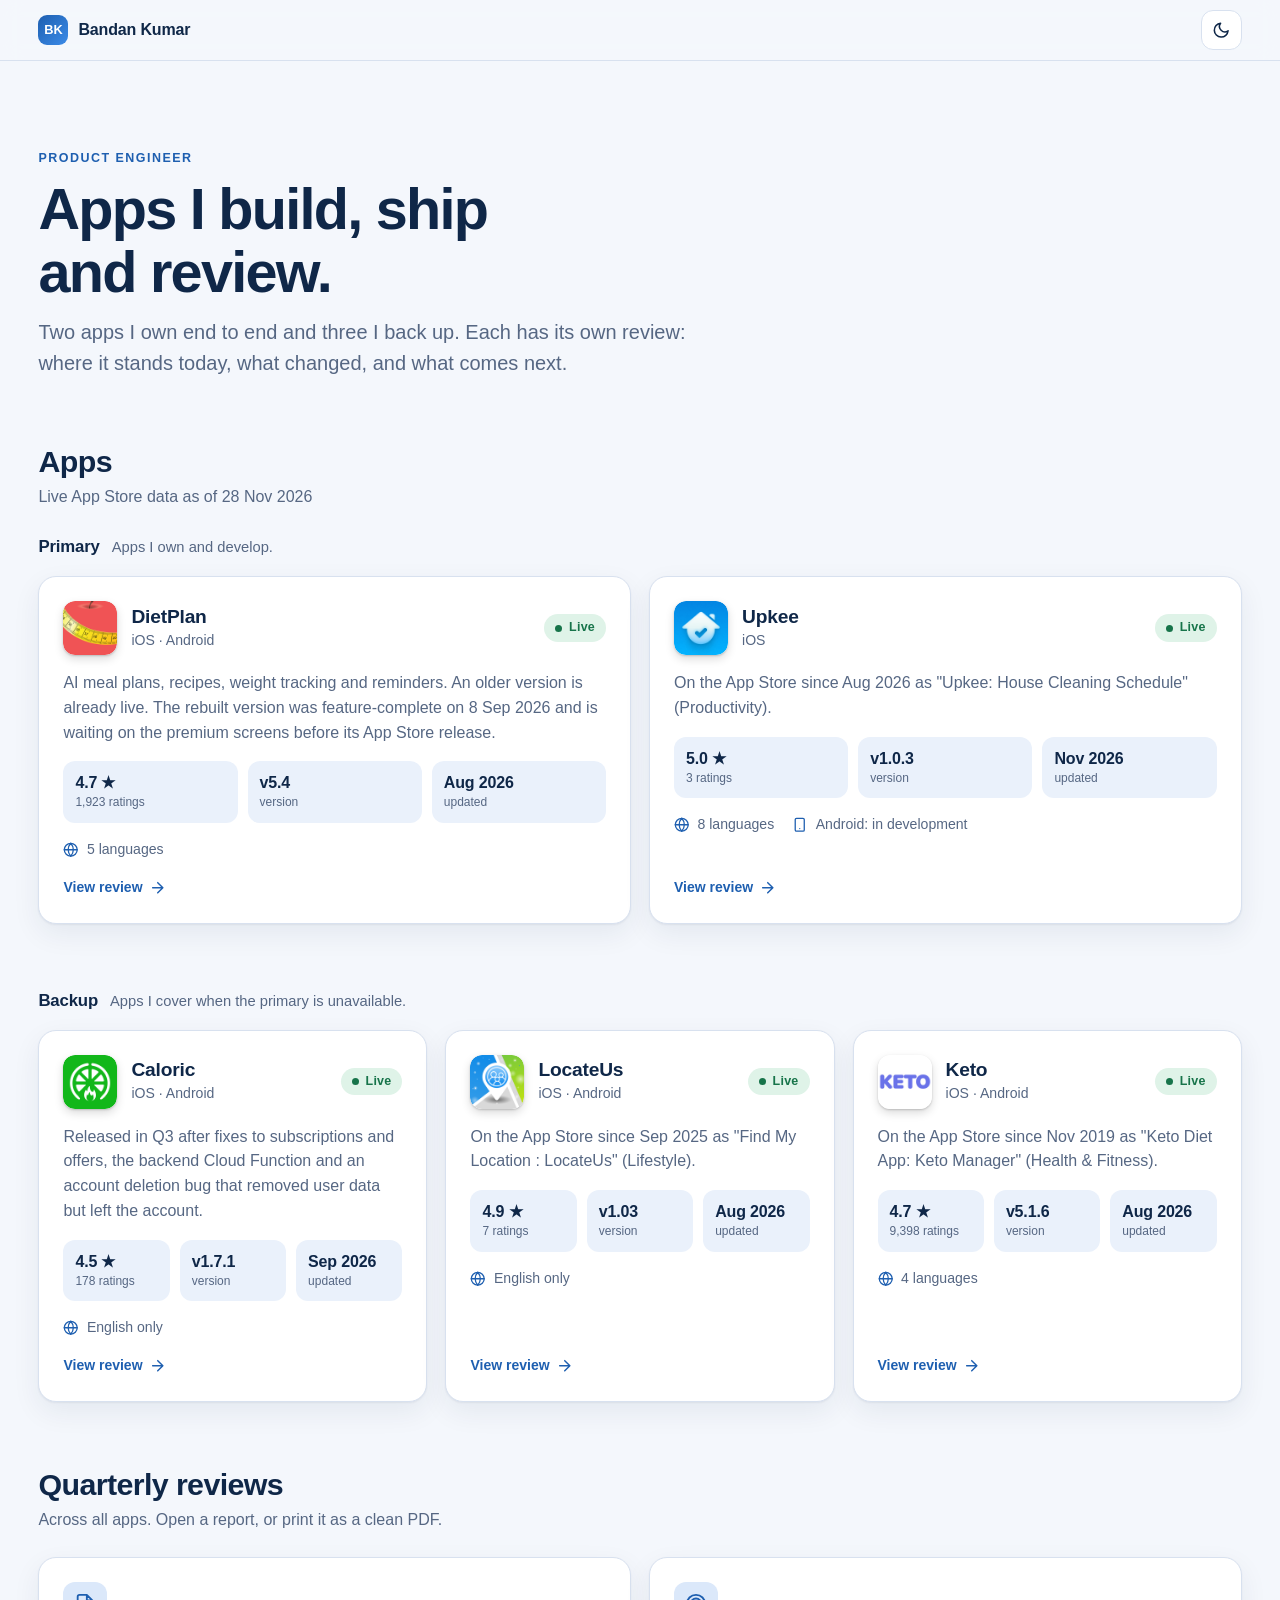
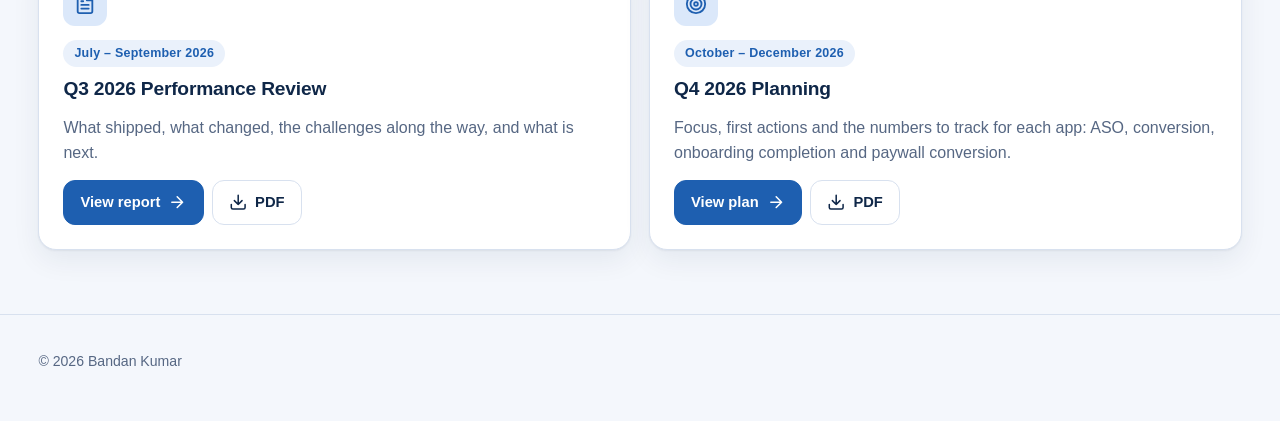
<file: index.html>
<!doctype html>
<html lang="en">
<head>
  <meta charset="utf-8">
  <meta name="viewport" content="width=device-width, initial-scale=1">
  <title>Bandan Kumar · Apps &amp; Reviews</title>
  <meta name="description" content="The apps Bandan Kumar builds and supports, with a review page for each and the quarterly reports.">
  <meta name="color-scheme" content="light dark">
  <meta name="robots" content="noindex, nofollow">
  <meta name="theme-color" content="#f4f7fc" media="(prefers-color-scheme: light)">
  <meta name="theme-color" content="#0a101c" media="(prefers-color-scheme: dark)">
  <link rel="apple-touch-icon" href="assets/icon-180.png">
  <meta property="og:type" content="website">
  <meta property="og:site_name" content="Bandan Kumar">
  <meta property="og:title" content="Bandan Kumar · Apps &amp; Reviews">
  <meta property="og:description" content="Two apps I own and three I back up. Where each stands today, what changed, and what comes next, with live App Store data.">
  <meta property="og:url" content="https://bandan-kumar.github.io/report/">
  <meta property="og:image" content="https://bandan-kumar.github.io/report/assets/og/home.png">
  <meta property="og:image:width" content="1200">
  <meta property="og:image:height" content="630">
  <meta name="twitter:card" content="summary_large_image">
  <meta name="twitter:title" content="Bandan Kumar · Apps &amp; Reviews">
  <meta name="twitter:description" content="Two apps I own and three I back up. Where each stands today, what changed, and what comes next, with live App Store data.">
  <meta name="twitter:image" content="https://bandan-kumar.github.io/report/assets/og/home.png">
  <link rel="icon" href="data:image/svg+xml,%3Csvg xmlns='http://www.w3.org/2000/svg' viewBox='0 0 32 32'%3E%3Crect width='32' height='32' rx='9' fill='%231e5fb0'/%3E%3Ctext x='16' y='22' font-size='16' font-weight='800' text-anchor='middle' fill='white' font-family='Arial'%3EBK%3C/text%3E%3C/svg%3E">
  <link rel="stylesheet" href="assets/style.css?v=132">
  <script src="assets/theme.js?v=14"></script>
</head>
<body>
<svg xmlns="http://www.w3.org/2000/svg" style="position:absolute;width:0;height:0;overflow:hidden" aria-hidden="true" focusable="false">
<symbol id="sun" viewBox="0 0 24 24"><g fill="none" stroke="currentColor" stroke-width="2" stroke-linecap="round" stroke-linejoin="round"><circle cx="12" cy="12" r="5"/><path d="M12 1v2M12 21v2M4.22 4.22l1.42 1.42M18.36 18.36l1.42 1.42M1 12h2M21 12h2M4.22 19.78l1.42-1.42M18.36 5.64l1.42-1.42"/></g></symbol>
  <symbol id="moon" viewBox="0 0 24 24"><g fill="none" stroke="currentColor" stroke-width="2" stroke-linecap="round" stroke-linejoin="round"><path d="M21 12.79A9 9 0 1 1 11.21 3 7 7 0 0 0 21 12.79z"/></g></symbol>
  <symbol id="printer" viewBox="0 0 24 24"><g fill="none" stroke="currentColor" stroke-width="2" stroke-linecap="round" stroke-linejoin="round"><path d="M6 9V2h12v7M6 18H4a2 2 0 0 1-2-2v-5a2 2 0 0 1 2-2h16a2 2 0 0 1 2 2v5a2 2 0 0 1-2 2h-2"/><rect x="6" y="14" width="12" height="8"/></g></symbol>
  <symbol id="download" viewBox="0 0 24 24"><g fill="none" stroke="currentColor" stroke-width="2" stroke-linecap="round" stroke-linejoin="round"><path d="M21 15v4a2 2 0 0 1-2 2H5a2 2 0 0 1-2-2v-4M7 10l5 5 5-5M12 15V3"/></g></symbol>
  <symbol id="arrow-right" viewBox="0 0 24 24"><g fill="none" stroke="currentColor" stroke-width="2" stroke-linecap="round" stroke-linejoin="round"><path d="M5 12h14M12 5l7 7-7 7"/></g></symbol>
  <symbol id="arrow-left" viewBox="0 0 24 24"><g fill="none" stroke="currentColor" stroke-width="2" stroke-linecap="round" stroke-linejoin="round"><path d="M19 12H5M12 19l-7-7 7-7"/></g></symbol>
  <symbol id="file-text" viewBox="0 0 24 24"><g fill="none" stroke="currentColor" stroke-width="2" stroke-linecap="round" stroke-linejoin="round"><path d="M14 2H6a2 2 0 0 0-2 2v16a2 2 0 0 0 2 2h12a2 2 0 0 0 2-2V8zM14 2v6h6M16 13H8M16 17H8M10 9H8"/></g></symbol>
  <symbol id="target" viewBox="0 0 24 24"><g fill="none" stroke="currentColor" stroke-width="2" stroke-linecap="round" stroke-linejoin="round"><circle cx="12" cy="12" r="10"/><circle cx="12" cy="12" r="6"/><circle cx="12" cy="12" r="2"/></g></symbol>
  <symbol id="log-in" viewBox="0 0 24 24"><g fill="none" stroke="currentColor" stroke-width="2" stroke-linecap="round" stroke-linejoin="round"><path d="M15 3h4a2 2 0 0 1 2 2v14a2 2 0 0 1-2 2h-4M10 17l5-5-5-5M15 12H3"/></g></symbol>
  <symbol id="coffee" viewBox="0 0 24 24"><g fill="none" stroke="currentColor" stroke-width="2" stroke-linecap="round" stroke-linejoin="round"><path d="M18 8h1a4 4 0 0 1 0 8h-1M2 8h16v9a4 4 0 0 1-4 4H6a4 4 0 0 1-4-4V8zM6 1v3M10 1v3M14 1v3"/></g></symbol>
  <symbol id="activity" viewBox="0 0 24 24"><g fill="none" stroke="currentColor" stroke-width="2" stroke-linecap="round" stroke-linejoin="round"><path d="M22 12h-4l-3 9L9 3l-3 9H2"/></g></symbol>
  <symbol id="bell" viewBox="0 0 24 24"><g fill="none" stroke="currentColor" stroke-width="2" stroke-linecap="round" stroke-linejoin="round"><path d="M18 8A6 6 0 0 0 6 8c0 7-3 9-3 9h18s-3-2-3-9M13.73 21a2 2 0 0 1-3.46 0"/></g></symbol>
  <symbol id="heart" viewBox="0 0 24 24"><g fill="none" stroke="currentColor" stroke-width="2" stroke-linecap="round" stroke-linejoin="round"><path d="M20.84 4.61a5.5 5.5 0 0 0-7.78 0L12 5.67l-1.06-1.06a5.5 5.5 0 0 0-7.78 7.78l1.06 1.06L12 21.23l7.78-7.78 1.06-1.06a5.5 5.5 0 0 0 0-7.78z"/></g></symbol>
  <symbol id="link" viewBox="0 0 24 24"><g fill="none" stroke="currentColor" stroke-width="2" stroke-linecap="round" stroke-linejoin="round"><path d="M10 13a5 5 0 0 0 7.54.54l3-3a5 5 0 0 0-7.07-7.07l-1.72 1.71M14 11a5 5 0 0 0-7.54-.54l-3 3a5 5 0 0 0 7.07 7.07l1.71-1.71"/></g></symbol>
  <symbol id="cloud" viewBox="0 0 24 24"><g fill="none" stroke="currentColor" stroke-width="2" stroke-linecap="round" stroke-linejoin="round"><path d="M18 10h-1.26A8 8 0 1 0 9 20h9a5 5 0 0 0 0-10z"/></g></symbol>
  <symbol id="download-cloud" viewBox="0 0 24 24"><g fill="none" stroke="currentColor" stroke-width="2" stroke-linecap="round" stroke-linejoin="round"><path d="M8 17l4 4 4-4M12 12v9M20.88 18.09A5 5 0 0 0 18 9h-1.26A8 8 0 1 0 3 16.29"/></g></symbol>
  <symbol id="database" viewBox="0 0 24 24"><g fill="none" stroke="currentColor" stroke-width="2" stroke-linecap="round" stroke-linejoin="round"><ellipse cx="12" cy="5" rx="9" ry="3"/><path d="M21 12c0 1.66-4 3-9 3s-9-1.34-9-3M3 5v14c0 1.66 4 3 9 3s9-1.34 9-3V5"/></g></symbol>
  <symbol id="zap" viewBox="0 0 24 24"><g fill="none" stroke="currentColor" stroke-width="2" stroke-linecap="round" stroke-linejoin="round"><path d="M13 2L3 14h9l-1 8 10-12h-9l1-8z"/></g></symbol>
  <symbol id="shield" viewBox="0 0 24 24"><g fill="none" stroke="currentColor" stroke-width="2" stroke-linecap="round" stroke-linejoin="round"><path d="M12 22s8-4 8-10V5l-8-3-8 3v7c0 6 8 10 8 10zM9 12l2 2 4-4"/></g></symbol>
  <symbol id="sliders" viewBox="0 0 24 24"><g fill="none" stroke="currentColor" stroke-width="2" stroke-linecap="round" stroke-linejoin="round"><path d="M4 21v-7M4 10V3M12 21v-9M12 8V3M20 21v-5M20 12V3M1 14h6M9 8h6M17 16h6"/></g></symbol>
  <symbol id="list-x" viewBox="0 0 24 24"><g fill="none" stroke="currentColor" stroke-width="2" stroke-linecap="round" stroke-linejoin="round"><path d="M4 7h10M4 12h6M4 17h10M16 11l5 5M21 11l-5 5"/></g></symbol>
  <symbol id="pie" viewBox="0 0 24 24"><g fill="none" stroke="currentColor" stroke-width="2" stroke-linecap="round" stroke-linejoin="round"><path d="M21.21 15.89A10 10 0 1 1 8 2.83M22 12A10 10 0 0 0 12 2v10z"/></g></symbol>
  <symbol id="trending-up" viewBox="0 0 24 24"><g fill="none" stroke="currentColor" stroke-width="2" stroke-linecap="round" stroke-linejoin="round"><path d="M23 6l-9.5 9.5-5-5L1 18M17 6h6v6"/></g></symbol>
  <symbol id="award" viewBox="0 0 24 24"><g fill="none" stroke="currentColor" stroke-width="2" stroke-linecap="round" stroke-linejoin="round"><circle cx="12" cy="8" r="7"/><path d="M8.21 13.89L7 23l5-3 5 3-1.21-9.12"/></g></symbol>
  <symbol id="lock" viewBox="0 0 24 24"><g fill="none" stroke="currentColor" stroke-width="2" stroke-linecap="round" stroke-linejoin="round"><rect x="3" y="11" width="18" height="11" rx="2"/><path d="M7 11V7a5 5 0 0 1 10 0v4"/></g></symbol>
  <symbol id="check-square" viewBox="0 0 24 24"><g fill="none" stroke="currentColor" stroke-width="2" stroke-linecap="round" stroke-linejoin="round"><path d="M9 11l3 3L22 4M21 12v7a2 2 0 0 1-2 2H5a2 2 0 0 1-2-2V5a2 2 0 0 1 2-2h11"/></g></symbol>
  <symbol id="thumbs-up" viewBox="0 0 24 24"><g fill="none" stroke="currentColor" stroke-width="2" stroke-linecap="round" stroke-linejoin="round"><path d="M14 9V5a3 3 0 0 0-3-3l-4 9v11h11.28a2 2 0 0 0 2-1.7l1.38-9a2 2 0 0 0-2-2.3zM7 22H4a2 2 0 0 1-2-2v-7a2 2 0 0 1 2-2h3"/></g></symbol>
  <symbol id="search" viewBox="0 0 24 24"><g fill="none" stroke="currentColor" stroke-width="2" stroke-linecap="round" stroke-linejoin="round"><circle cx="11" cy="11" r="8"/><path d="M21 21l-4.35-4.35"/></g></symbol>
  <symbol id="globe" viewBox="0 0 24 24"><g fill="none" stroke="currentColor" stroke-width="2" stroke-linecap="round" stroke-linejoin="round"><circle cx="12" cy="12" r="10"/><path d="M2 12h20M12 2a15.3 15.3 0 0 1 4 10 15.3 15.3 0 0 1-4 10 15.3 15.3 0 0 1-4-10 15.3 15.3 0 0 1 4-10z"/></g></symbol>
  <symbol id="calendar" viewBox="0 0 24 24"><g fill="none" stroke="currentColor" stroke-width="2" stroke-linecap="round" stroke-linejoin="round"><rect x="3" y="4" width="18" height="18" rx="2"/><path d="M16 2v4M8 2v4M3 10h18"/></g></symbol>
  <symbol id="send" viewBox="0 0 24 24"><g fill="none" stroke="currentColor" stroke-width="2" stroke-linecap="round" stroke-linejoin="round"><path d="M22 2L11 13M22 2l-7 20-4-9-9-4 20-7z"/></g></symbol>
  <symbol id="smartphone" viewBox="0 0 24 24"><g fill="none" stroke="currentColor" stroke-width="2" stroke-linecap="round" stroke-linejoin="round"><rect x="5" y="2" width="14" height="20" rx="2"/><path d="M12 18h.01"/></g></symbol>
  <symbol id="message" viewBox="0 0 24 24"><g fill="none" stroke="currentColor" stroke-width="2" stroke-linecap="round" stroke-linejoin="round"><path d="M21 15a2 2 0 0 1-2 2H7l-4 4V5a2 2 0 0 1 2-2h14a2 2 0 0 1 2 2z"/></g></symbol>
  <symbol id="play" viewBox="0 0 24 24"><g fill="none" stroke="currentColor" stroke-width="2" stroke-linecap="round" stroke-linejoin="round"><polygon points="5 3 19 12 5 21 5 3"/></g></symbol>
  <symbol id="maximize" viewBox="0 0 24 24"><g fill="none" stroke="currentColor" stroke-width="2" stroke-linecap="round" stroke-linejoin="round"><path d="M8 3H5a2 2 0 0 0-2 2v3m18 0V5a2 2 0 0 0-2-2h-3m0 18h3a2 2 0 0 0 2-2v-3M3 16v3a2 2 0 0 0 2 2h3"/></g></symbol>
  <symbol id="x" viewBox="0 0 24 24"><g fill="none" stroke="currentColor" stroke-width="2" stroke-linecap="round" stroke-linejoin="round"><path d="M18 6L6 18M6 6l12 12"/></g></symbol>
  <symbol id="chevron-left" viewBox="0 0 24 24"><g fill="none" stroke="currentColor" stroke-width="2" stroke-linecap="round" stroke-linejoin="round"><path d="M15 18l-6-6 6-6"/></g></symbol>
  <symbol id="chevron-right" viewBox="0 0 24 24"><g fill="none" stroke="currentColor" stroke-width="2" stroke-linecap="round" stroke-linejoin="round"><path d="M9 18l6-6-6-6"/></g></symbol>
</svg>
  <header class="topbar">
    <div class="wrap">
      <a class="brand" href="./"><span class="mark">BK</span> Bandan Kumar</a>
      <div class="actions">
        <button class="btn icon-only" type="button" data-theme-toggle aria-label="Switch theme"><svg class="icon" aria-hidden="true"><use href="#moon"/></svg></button>
      </div>
    </div>
  </header>

  <main>
    <section class="hero">
      <div class="wrap">
        <p class="eyebrow">Product Engineer</p>
        <h1>Apps I build, ship<br>and review.</h1>
        <p class="lead">Two apps I own end to end and three I back up. Each has its own review: where it stands today, what changed, and what comes next.</p>
      </div>
    </section>

    <section class="section" id="apps">
      <div class="wrap">
        <div class="section-head">
          <h2>Apps</h2>
          <p>Live App Store data as of 28 Nov 2026</p>
        </div>

        <div class="group">
          <div class="group-head"><h3>Primary</h3><p>Apps I own and develop.</p></div>
          <div class="grid apps">
          <article class="card app">
            <div class="app-top">
              <div class="app-icon has-img" aria-hidden="true"><img src="assets/apps/dietplan.png" alt="" width="256" height="256"></div>
              <div>
                <h3><a href="apps/dietplan/">DietPlan</a></h3>
                <div class="platform">iOS · Android</div>
              </div>
              <div class="status-line"><span class="chip live">Live</span></div>
            </div>
            <p>AI meal plans, recipes, weight tracking and reminders. An older version is already live. The rebuilt version was feature-complete on 8 Sep 2026 and is waiting on the premium screens before its App Store release.</p>
            <div class="metrics"><div class="metric"><b>4.7 ★</b><span>1,923 ratings</span></div><div class="metric"><b>v5.4</b><span>version</span></div><div class="metric"><b>Aug 2026</b><span>updated</span></div></div>
            <div class="card-meta"><div class="langline"><svg class="icon" aria-hidden="true"><use href="#globe"/></svg> 5 languages</div></div>
            <span class="go">View review <svg class="icon" aria-hidden="true"><use href="#arrow-right"/></svg></span>
          </article>

          <article class="card app">
            <div class="app-top">
              <div class="app-icon has-img" aria-hidden="true"><img src="assets/apps/upkee.png" alt="" width="256" height="256"></div>
              <div>
                <h3><a href="apps/upkee/">Upkee</a></h3>
                <div class="platform">iOS</div>
              </div>
              <div class="status-line"><span class="chip live">Live</span></div>
            </div>
            <p>On the App Store since Aug 2026 as &quot;Upkee: House Cleaning Schedule&quot; (Productivity).</p>
            <div class="metrics"><div class="metric"><b>5.0 ★</b><span>3 ratings</span></div><div class="metric"><b>v1.0.3</b><span>version</span></div><div class="metric"><b>Nov 2026</b><span>updated</span></div></div>
            <div class="card-meta"><div class="langline"><svg class="icon" aria-hidden="true"><use href="#globe"/></svg> 8 languages</div><div class="langline"><svg class="icon" aria-hidden="true"><use href="#smartphone"/></svg> Android: in development</div></div>
            <span class="go">View review <svg class="icon" aria-hidden="true"><use href="#arrow-right"/></svg></span>
          </article>
          </div>
        </div>

        <div class="group">
          <div class="group-head"><h3>Backup</h3><p>Apps I cover when the primary is unavailable.</p></div>
          <div class="grid apps">
          <article class="card app">
            <div class="app-top">
              <div class="app-icon has-img" aria-hidden="true"><img src="assets/apps/caloric.png" alt="" width="256" height="256"></div>
              <div>
                <h3><a href="apps/caloric/">Caloric</a></h3>
                <div class="platform">iOS · Android</div>
              </div>
              <div class="status-line"><span class="chip live">Live</span></div>
            </div>
            <p>Released in Q3 after fixes to subscriptions and offers, the backend Cloud Function and an account deletion bug that removed user data but left the account.</p>
            <div class="metrics"><div class="metric"><b>4.5 ★</b><span>178 ratings</span></div><div class="metric"><b>v1.7.1</b><span>version</span></div><div class="metric"><b>Sep 2026</b><span>updated</span></div></div>
            <div class="card-meta"><div class="langline"><svg class="icon" aria-hidden="true"><use href="#globe"/></svg> English only</div></div>
            <span class="go">View review <svg class="icon" aria-hidden="true"><use href="#arrow-right"/></svg></span>
          </article>

          <article class="card app">
            <div class="app-top">
              <div class="app-icon has-img" aria-hidden="true"><img src="assets/apps/locateus.png" alt="" width="256" height="256"></div>
              <div>
                <h3><a href="apps/locateus/">LocateUs</a></h3>
                <div class="platform">iOS · Android</div>
              </div>
              <div class="status-line"><span class="chip live">Live</span></div>
            </div>
            <p>On the App Store since Sep 2025 as &quot;Find My Location : LocateUs&quot; (Lifestyle).</p>
            <div class="metrics"><div class="metric"><b>4.9 ★</b><span>7 ratings</span></div><div class="metric"><b>v1.03</b><span>version</span></div><div class="metric"><b>Aug 2026</b><span>updated</span></div></div>
            <div class="card-meta"><div class="langline"><svg class="icon" aria-hidden="true"><use href="#globe"/></svg> English only</div></div>
            <span class="go">View review <svg class="icon" aria-hidden="true"><use href="#arrow-right"/></svg></span>
          </article>

          <article class="card app">
            <div class="app-top">
              <div class="app-icon has-img" aria-hidden="true"><img src="assets/apps/keto.png" alt="" width="256" height="256"></div>
              <div>
                <h3><a href="apps/keto/">Keto</a></h3>
                <div class="platform">iOS · Android</div>
              </div>
              <div class="status-line"><span class="chip live">Live</span></div>
            </div>
            <p>On the App Store since Nov 2019 as &quot;Keto Diet App: Keto Manager&quot; (Health &amp; Fitness).</p>
            <div class="metrics"><div class="metric"><b>4.7 ★</b><span>9,398 ratings</span></div><div class="metric"><b>v5.1.6</b><span>version</span></div><div class="metric"><b>Aug 2026</b><span>updated</span></div></div>
            <div class="card-meta"><div class="langline"><svg class="icon" aria-hidden="true"><use href="#globe"/></svg> 4 languages</div></div>
            <span class="go">View review <svg class="icon" aria-hidden="true"><use href="#arrow-right"/></svg></span>
          </article>
          </div>
        </div>
      </div>
    </section>

    <section class="section" id="reports">
      <div class="wrap">
        <div class="section-head">
          <h2>Quarterly reviews</h2>
          <p>Across all apps. Open a report, or print it as a clean PDF.</p>
        </div>

        <div class="grid reports">
          <article class="card report">
            <div class="ico"><svg class="icon" aria-hidden="true"><use href="#file-text"/></svg></div>
            <div>
              <span class="chip plain">July – September 2026</span>
              <h3 class="after-chip">Q3 2026 Performance Review</h3>
            </div>
            <p>What shipped, what changed, the challenges along the way, and what is next.</p>
            <div class="row">
              <a class="btn primary" href="q3-2026/">View report <svg class="icon" aria-hidden="true"><use href="#arrow-right"/></svg></a>
              <a class="btn" href="q3-2026/Bandan-Kumar-Q3-2026-Review.pdf" download><svg class="icon" aria-hidden="true"><use href="#download"/></svg> PDF</a>
            </div>
          </article>

          <article class="card report">
            <div class="ico"><svg class="icon" aria-hidden="true"><use href="#target"/></svg></div>
            <div>
              <span class="chip plain">October – December 2026</span>
              <h3 class="after-chip">Q4 2026 Planning</h3>
            </div>
            <p>Focus, first actions and the numbers to track for each app: ASO, conversion, onboarding completion and paywall conversion.</p>
            <div class="row">
              <a class="btn primary" href="q4-2026/">View plan <svg class="icon" aria-hidden="true"><use href="#arrow-right"/></svg></a>
              <a class="btn" href="q4-2026/Bandan-Kumar-Q4-2026-Planning.pdf" download><svg class="icon" aria-hidden="true"><use href="#download"/></svg> PDF</a>
            </div>
          </article>
        </div>
      </div>
    </section>
  </main>

  <footer class="footer">
    <div class="wrap">© 2026 Bandan Kumar</div>
  </footer>
</body>
</html>
</file>
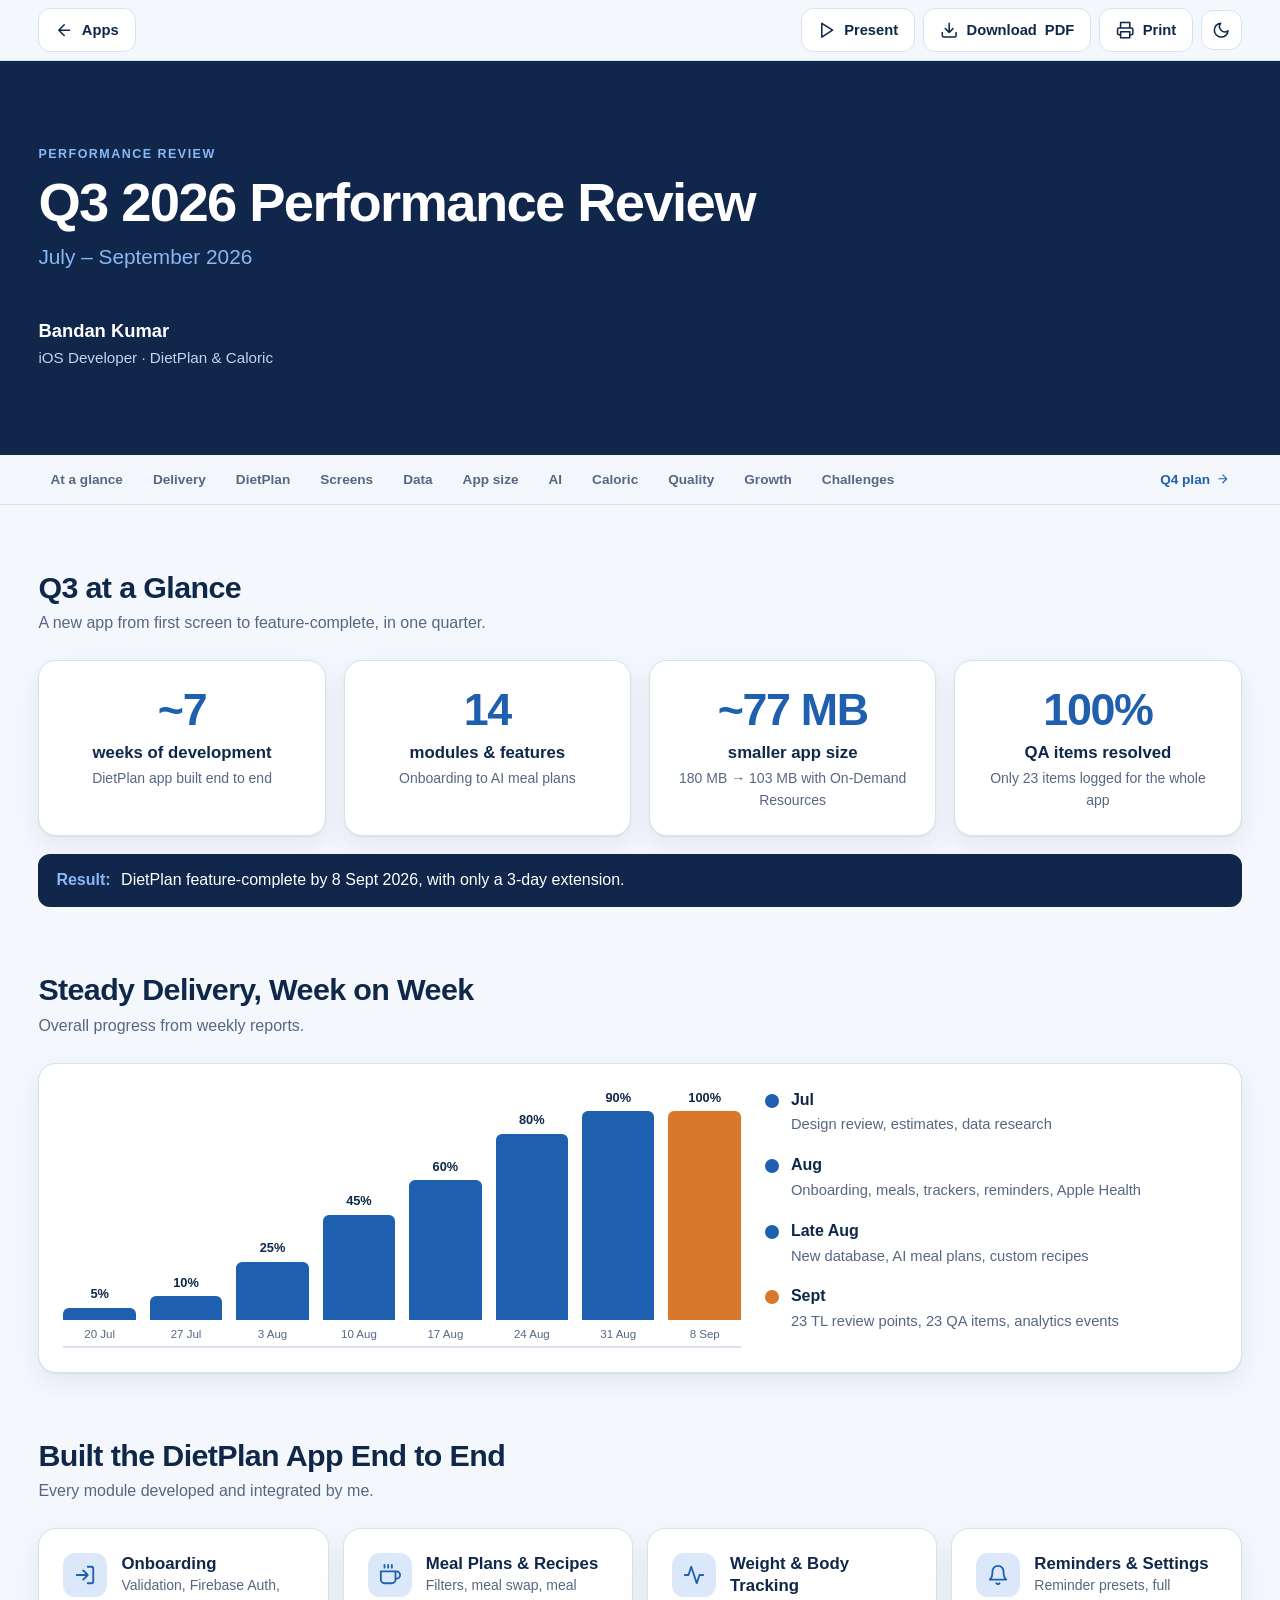
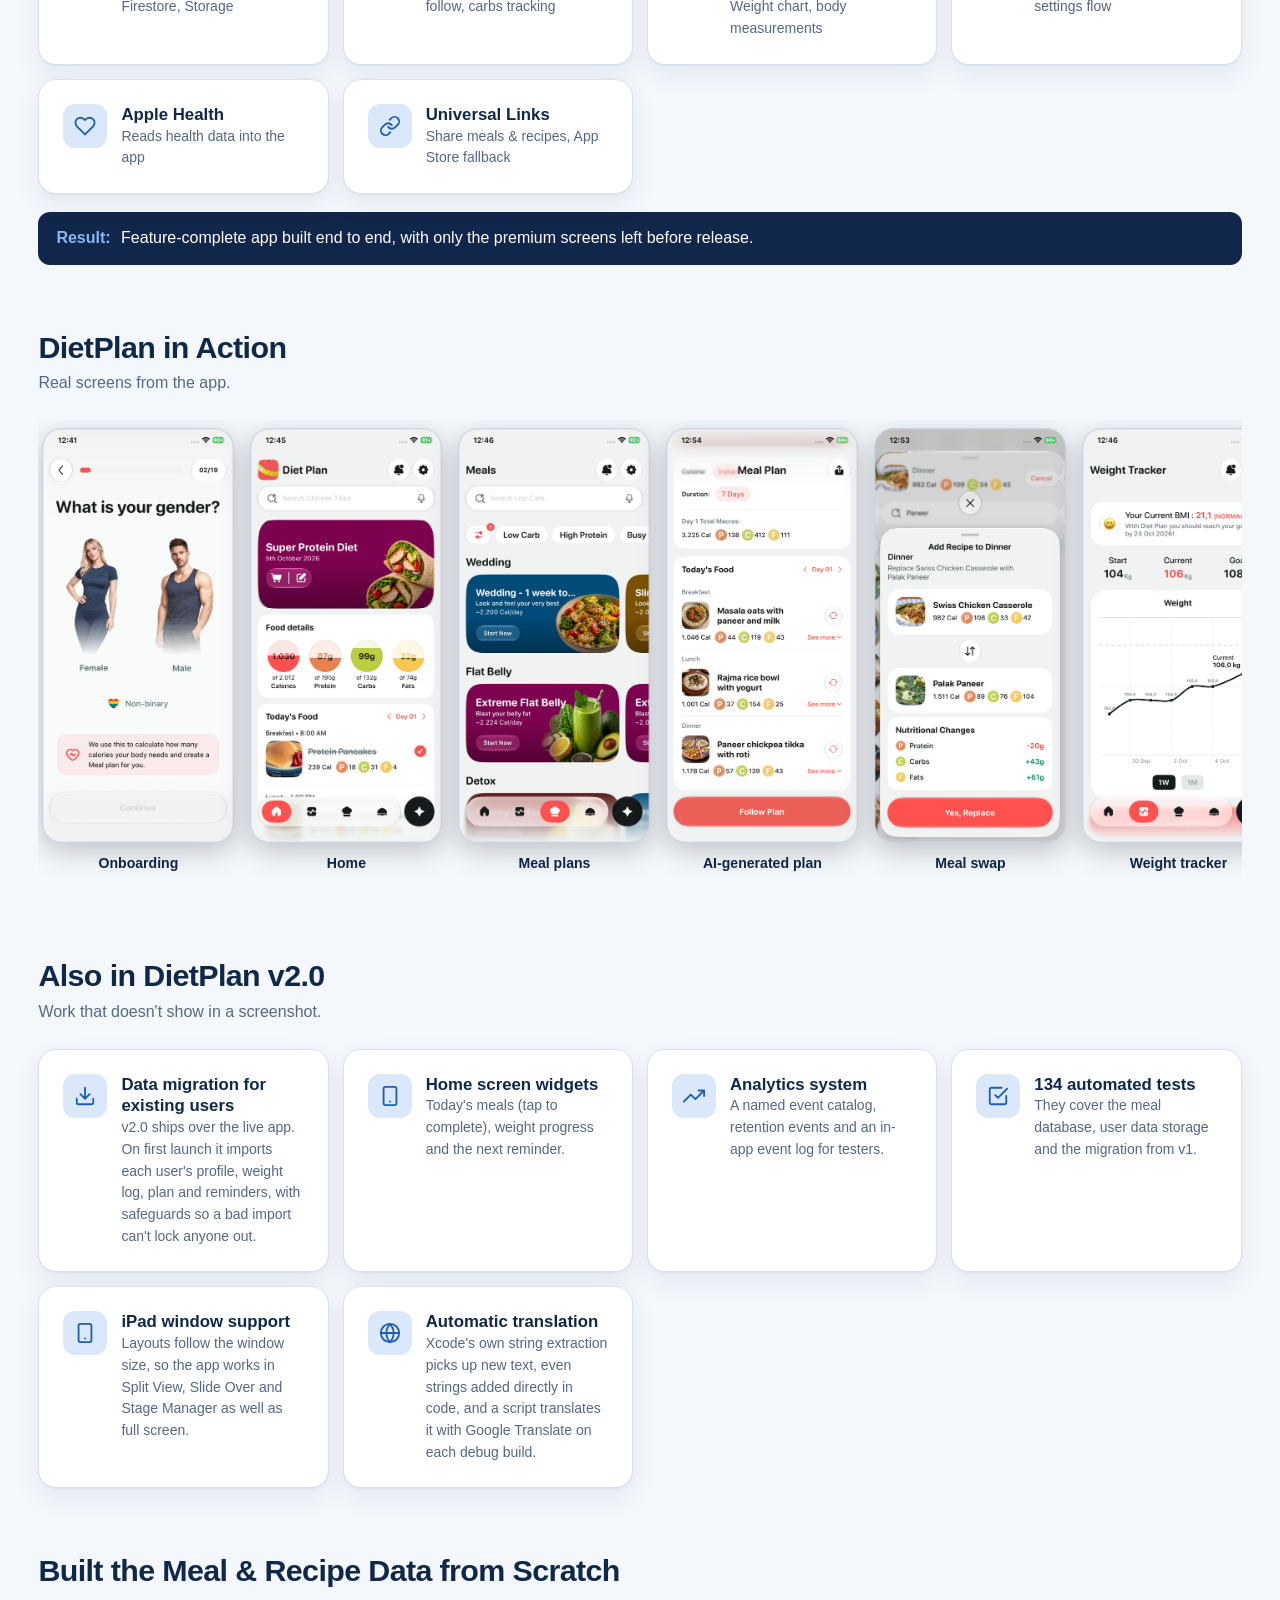
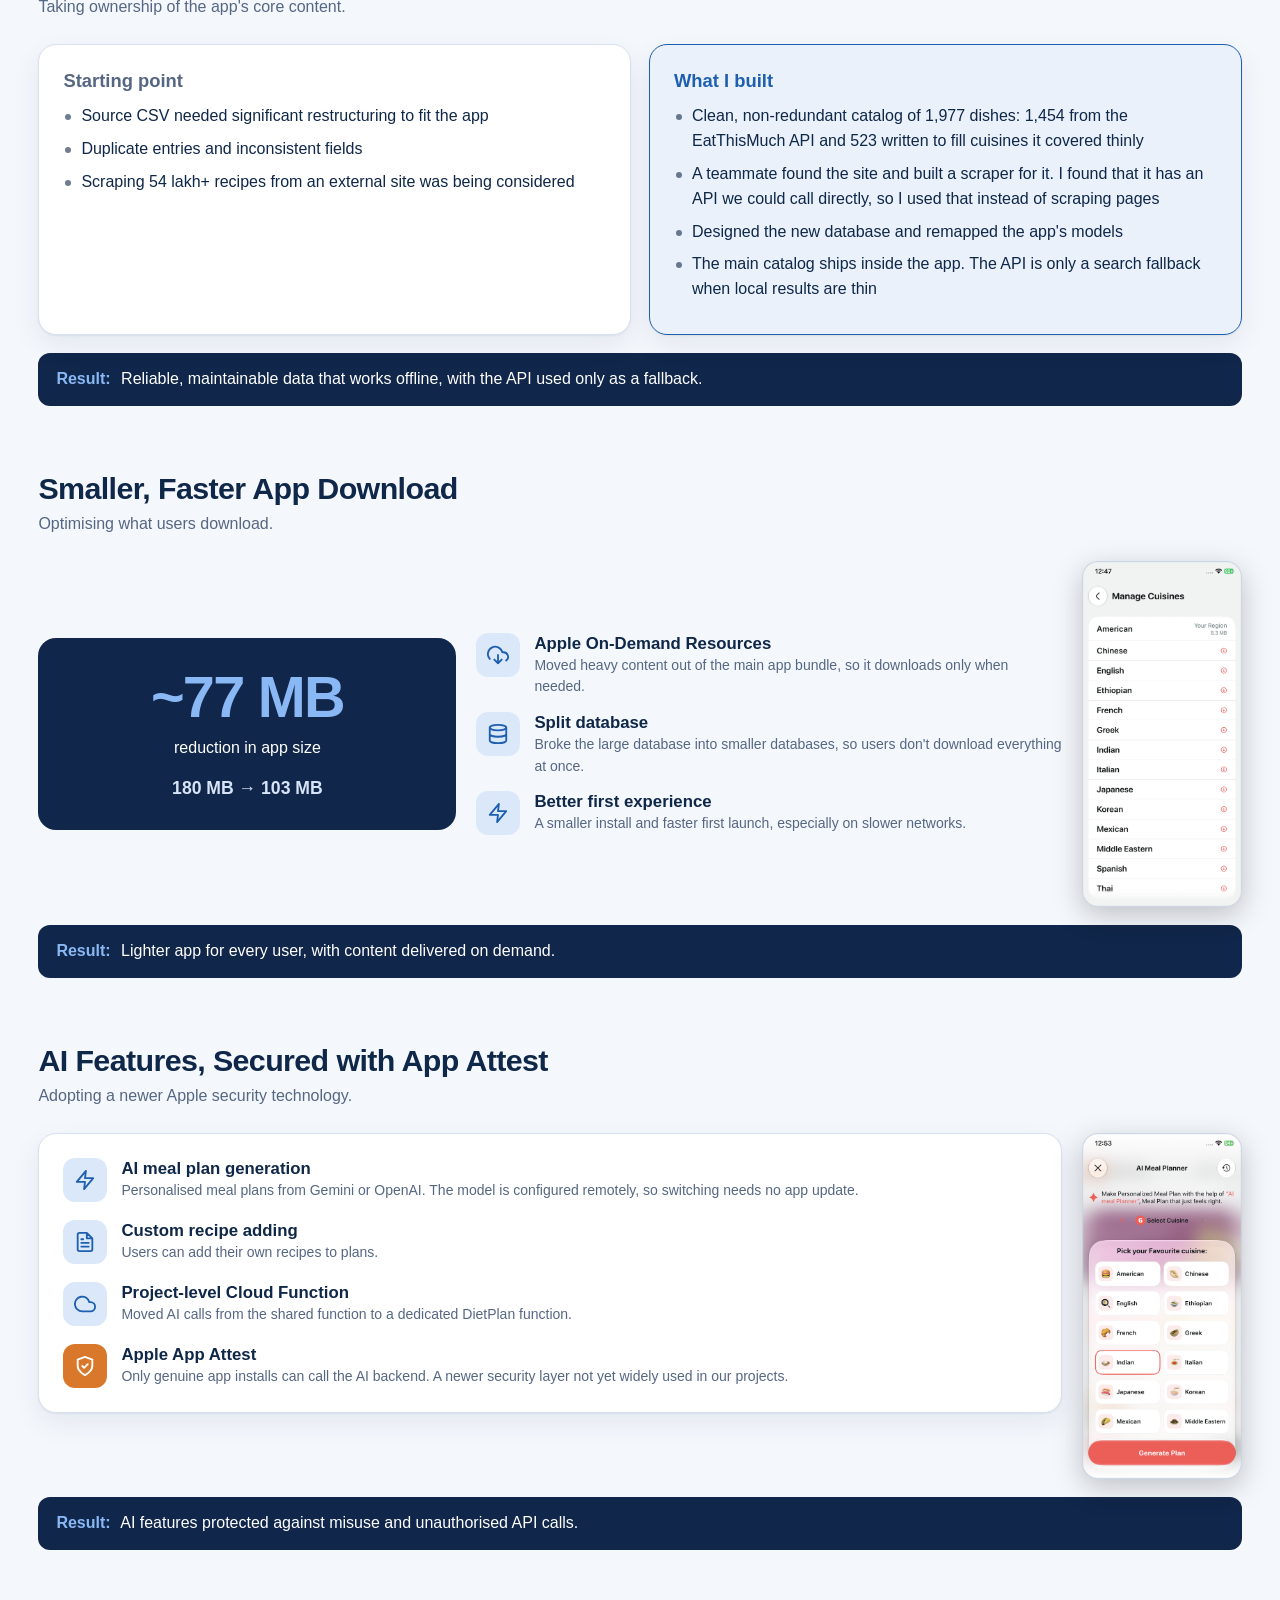
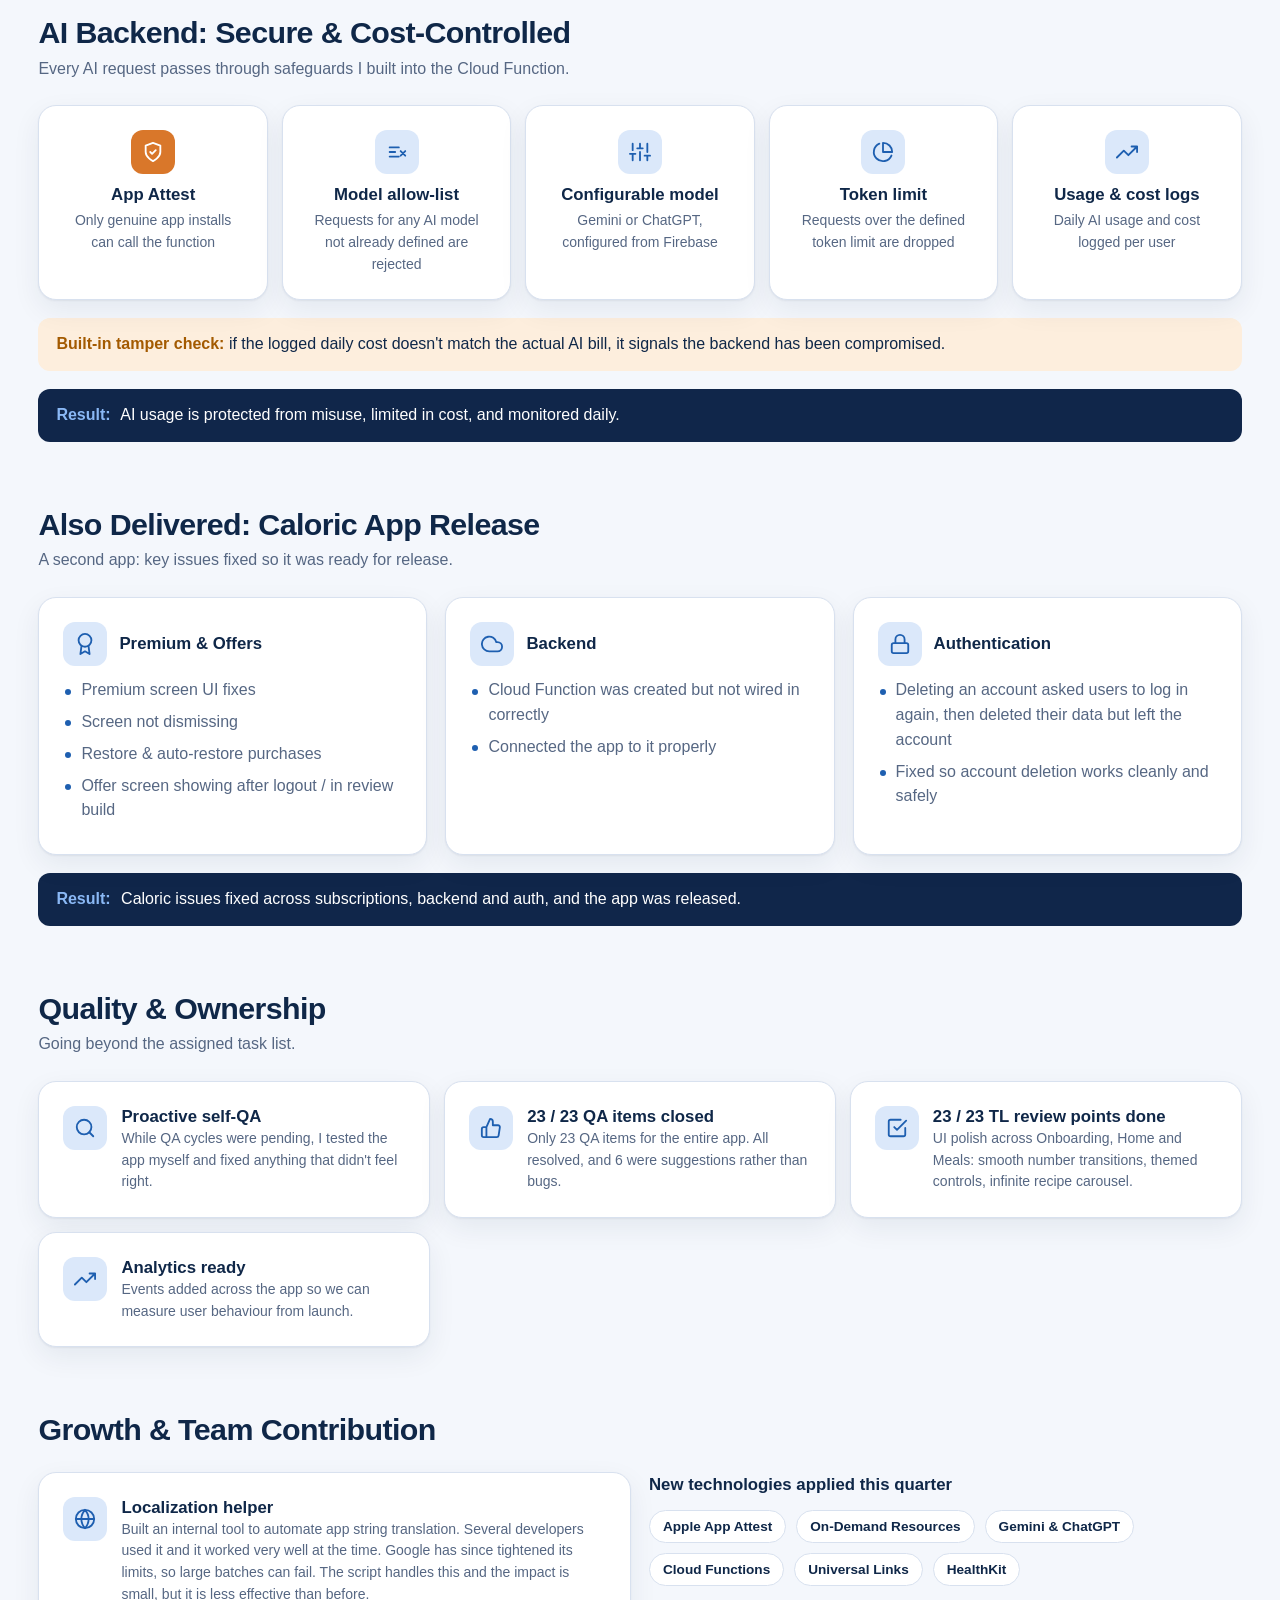
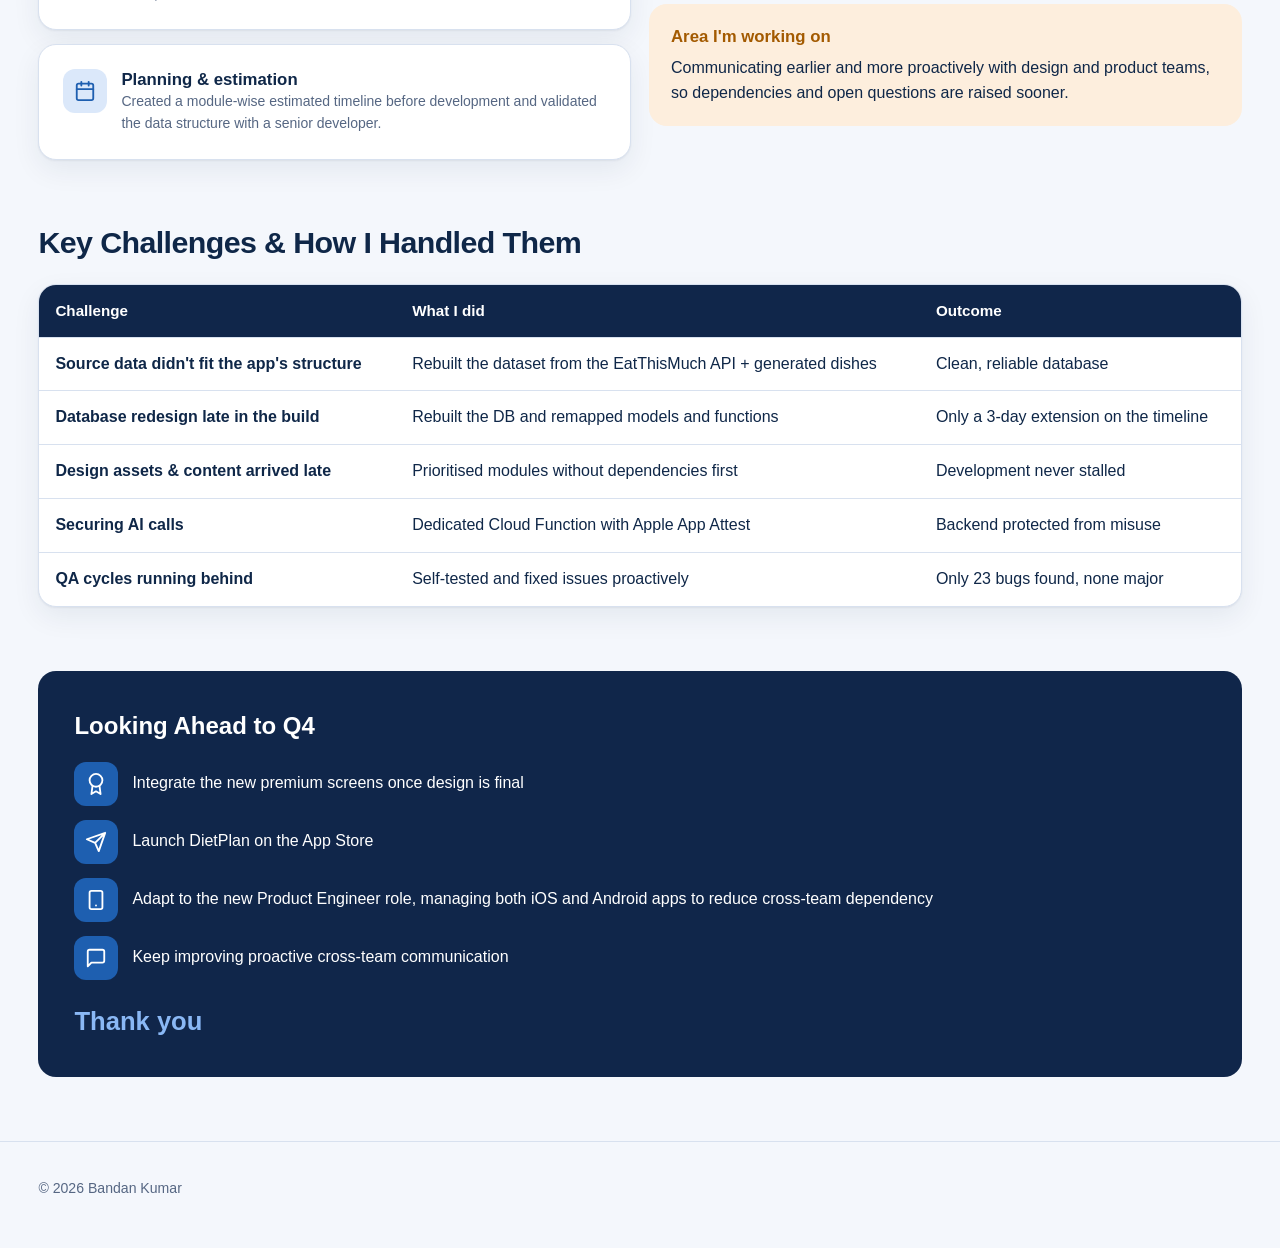
<file: q3-2026/index.html>
<!doctype html>
<html lang="en">
<head>
  <meta charset="utf-8">
  <meta name="viewport" content="width=device-width, initial-scale=1">
  <title>Q3 2026 Performance Review · Bandan Kumar</title>
  <meta name="description" content="Q3 2026 performance review: DietPlan built end to end in about seven weeks, Caloric released, a 77 MB smaller app and a secured AI backend.">
  <meta name="color-scheme" content="light dark">
  <!--meta-->
  <meta name="robots" content="noindex, nofollow">
  <meta name="theme-color" content="#f4f7fc" media="(prefers-color-scheme: light)">
  <meta name="theme-color" content="#0a101c" media="(prefers-color-scheme: dark)">
  <link rel="apple-touch-icon" href="../assets/icon-180.png">
  <meta property="og:type" content="website">
  <meta property="og:site_name" content="Bandan Kumar">
  <meta property="og:title" content="Q3 2026 Performance Review · Bandan Kumar">
  <meta property="og:description" content="Q3 2026 performance review: DietPlan built end to end in about seven weeks, Caloric released, a 77 MB smaller app and a secured AI backend.">
  <meta property="og:url" content="https://bandan-kumar.github.io/report/q3-2026/">
  <meta property="og:image" content="https://bandan-kumar.github.io/report/assets/og/q3-2026.png">
  <meta property="og:image:width" content="1200">
  <meta property="og:image:height" content="630">
  <meta name="twitter:card" content="summary_large_image">
  <meta name="twitter:title" content="Q3 2026 Performance Review · Bandan Kumar">
  <meta name="twitter:description" content="Q3 2026 performance review: DietPlan built end to end in about seven weeks, Caloric released, a 77 MB smaller app and a secured AI backend.">
  <meta name="twitter:image" content="https://bandan-kumar.github.io/report/assets/og/q3-2026.png">
  <!--/meta-->
  <link rel="icon" href="data:image/svg+xml,%3Csvg xmlns='http://www.w3.org/2000/svg' viewBox='0 0 32 32'%3E%3Crect width='32' height='32' rx='9' fill='%231e5fb0'/%3E%3Ctext x='16' y='22' font-size='16' font-weight='800' text-anchor='middle' fill='white' font-family='Arial'%3EBK%3C/text%3E%3C/svg%3E">
  <link rel="stylesheet" href="../assets/style.css?v=132">
  <script src="../assets/theme.js?v=14"></script>
</head>
<body>
<!--sprite-->
<svg xmlns="http://www.w3.org/2000/svg" style="position:absolute;width:0;height:0;overflow:hidden" aria-hidden="true" focusable="false">
<symbol id="sun" viewBox="0 0 24 24"><g fill="none" stroke="currentColor" stroke-width="2" stroke-linecap="round" stroke-linejoin="round"><circle cx="12" cy="12" r="5"/><path d="M12 1v2M12 21v2M4.22 4.22l1.42 1.42M18.36 18.36l1.42 1.42M1 12h2M21 12h2M4.22 19.78l1.42-1.42M18.36 5.64l1.42-1.42"/></g></symbol>
  <symbol id="moon" viewBox="0 0 24 24"><g fill="none" stroke="currentColor" stroke-width="2" stroke-linecap="round" stroke-linejoin="round"><path d="M21 12.79A9 9 0 1 1 11.21 3 7 7 0 0 0 21 12.79z"/></g></symbol>
  <symbol id="printer" viewBox="0 0 24 24"><g fill="none" stroke="currentColor" stroke-width="2" stroke-linecap="round" stroke-linejoin="round"><path d="M6 9V2h12v7M6 18H4a2 2 0 0 1-2-2v-5a2 2 0 0 1 2-2h16a2 2 0 0 1 2 2v5a2 2 0 0 1-2 2h-2"/><rect x="6" y="14" width="12" height="8"/></g></symbol>
  <symbol id="download" viewBox="0 0 24 24"><g fill="none" stroke="currentColor" stroke-width="2" stroke-linecap="round" stroke-linejoin="round"><path d="M21 15v4a2 2 0 0 1-2 2H5a2 2 0 0 1-2-2v-4M7 10l5 5 5-5M12 15V3"/></g></symbol>
  <symbol id="arrow-right" viewBox="0 0 24 24"><g fill="none" stroke="currentColor" stroke-width="2" stroke-linecap="round" stroke-linejoin="round"><path d="M5 12h14M12 5l7 7-7 7"/></g></symbol>
  <symbol id="arrow-left" viewBox="0 0 24 24"><g fill="none" stroke="currentColor" stroke-width="2" stroke-linecap="round" stroke-linejoin="round"><path d="M19 12H5M12 19l-7-7 7-7"/></g></symbol>
  <symbol id="file-text" viewBox="0 0 24 24"><g fill="none" stroke="currentColor" stroke-width="2" stroke-linecap="round" stroke-linejoin="round"><path d="M14 2H6a2 2 0 0 0-2 2v16a2 2 0 0 0 2 2h12a2 2 0 0 0 2-2V8zM14 2v6h6M16 13H8M16 17H8M10 9H8"/></g></symbol>
  <symbol id="target" viewBox="0 0 24 24"><g fill="none" stroke="currentColor" stroke-width="2" stroke-linecap="round" stroke-linejoin="round"><circle cx="12" cy="12" r="10"/><circle cx="12" cy="12" r="6"/><circle cx="12" cy="12" r="2"/></g></symbol>
  <symbol id="log-in" viewBox="0 0 24 24"><g fill="none" stroke="currentColor" stroke-width="2" stroke-linecap="round" stroke-linejoin="round"><path d="M15 3h4a2 2 0 0 1 2 2v14a2 2 0 0 1-2 2h-4M10 17l5-5-5-5M15 12H3"/></g></symbol>
  <symbol id="coffee" viewBox="0 0 24 24"><g fill="none" stroke="currentColor" stroke-width="2" stroke-linecap="round" stroke-linejoin="round"><path d="M18 8h1a4 4 0 0 1 0 8h-1M2 8h16v9a4 4 0 0 1-4 4H6a4 4 0 0 1-4-4V8zM6 1v3M10 1v3M14 1v3"/></g></symbol>
  <symbol id="activity" viewBox="0 0 24 24"><g fill="none" stroke="currentColor" stroke-width="2" stroke-linecap="round" stroke-linejoin="round"><path d="M22 12h-4l-3 9L9 3l-3 9H2"/></g></symbol>
  <symbol id="bell" viewBox="0 0 24 24"><g fill="none" stroke="currentColor" stroke-width="2" stroke-linecap="round" stroke-linejoin="round"><path d="M18 8A6 6 0 0 0 6 8c0 7-3 9-3 9h18s-3-2-3-9M13.73 21a2 2 0 0 1-3.46 0"/></g></symbol>
  <symbol id="heart" viewBox="0 0 24 24"><g fill="none" stroke="currentColor" stroke-width="2" stroke-linecap="round" stroke-linejoin="round"><path d="M20.84 4.61a5.5 5.5 0 0 0-7.78 0L12 5.67l-1.06-1.06a5.5 5.5 0 0 0-7.78 7.78l1.06 1.06L12 21.23l7.78-7.78 1.06-1.06a5.5 5.5 0 0 0 0-7.78z"/></g></symbol>
  <symbol id="link" viewBox="0 0 24 24"><g fill="none" stroke="currentColor" stroke-width="2" stroke-linecap="round" stroke-linejoin="round"><path d="M10 13a5 5 0 0 0 7.54.54l3-3a5 5 0 0 0-7.07-7.07l-1.72 1.71M14 11a5 5 0 0 0-7.54-.54l-3 3a5 5 0 0 0 7.07 7.07l1.71-1.71"/></g></symbol>
  <symbol id="cloud" viewBox="0 0 24 24"><g fill="none" stroke="currentColor" stroke-width="2" stroke-linecap="round" stroke-linejoin="round"><path d="M18 10h-1.26A8 8 0 1 0 9 20h9a5 5 0 0 0 0-10z"/></g></symbol>
  <symbol id="download-cloud" viewBox="0 0 24 24"><g fill="none" stroke="currentColor" stroke-width="2" stroke-linecap="round" stroke-linejoin="round"><path d="M8 17l4 4 4-4M12 12v9M20.88 18.09A5 5 0 0 0 18 9h-1.26A8 8 0 1 0 3 16.29"/></g></symbol>
  <symbol id="database" viewBox="0 0 24 24"><g fill="none" stroke="currentColor" stroke-width="2" stroke-linecap="round" stroke-linejoin="round"><ellipse cx="12" cy="5" rx="9" ry="3"/><path d="M21 12c0 1.66-4 3-9 3s-9-1.34-9-3M3 5v14c0 1.66 4 3 9 3s9-1.34 9-3V5"/></g></symbol>
  <symbol id="zap" viewBox="0 0 24 24"><g fill="none" stroke="currentColor" stroke-width="2" stroke-linecap="round" stroke-linejoin="round"><path d="M13 2L3 14h9l-1 8 10-12h-9l1-8z"/></g></symbol>
  <symbol id="shield" viewBox="0 0 24 24"><g fill="none" stroke="currentColor" stroke-width="2" stroke-linecap="round" stroke-linejoin="round"><path d="M12 22s8-4 8-10V5l-8-3-8 3v7c0 6 8 10 8 10zM9 12l2 2 4-4"/></g></symbol>
  <symbol id="sliders" viewBox="0 0 24 24"><g fill="none" stroke="currentColor" stroke-width="2" stroke-linecap="round" stroke-linejoin="round"><path d="M4 21v-7M4 10V3M12 21v-9M12 8V3M20 21v-5M20 12V3M1 14h6M9 8h6M17 16h6"/></g></symbol>
  <symbol id="list-x" viewBox="0 0 24 24"><g fill="none" stroke="currentColor" stroke-width="2" stroke-linecap="round" stroke-linejoin="round"><path d="M4 7h10M4 12h6M4 17h10M16 11l5 5M21 11l-5 5"/></g></symbol>
  <symbol id="pie" viewBox="0 0 24 24"><g fill="none" stroke="currentColor" stroke-width="2" stroke-linecap="round" stroke-linejoin="round"><path d="M21.21 15.89A10 10 0 1 1 8 2.83M22 12A10 10 0 0 0 12 2v10z"/></g></symbol>
  <symbol id="trending-up" viewBox="0 0 24 24"><g fill="none" stroke="currentColor" stroke-width="2" stroke-linecap="round" stroke-linejoin="round"><path d="M23 6l-9.5 9.5-5-5L1 18M17 6h6v6"/></g></symbol>
  <symbol id="award" viewBox="0 0 24 24"><g fill="none" stroke="currentColor" stroke-width="2" stroke-linecap="round" stroke-linejoin="round"><circle cx="12" cy="8" r="7"/><path d="M8.21 13.89L7 23l5-3 5 3-1.21-9.12"/></g></symbol>
  <symbol id="lock" viewBox="0 0 24 24"><g fill="none" stroke="currentColor" stroke-width="2" stroke-linecap="round" stroke-linejoin="round"><rect x="3" y="11" width="18" height="11" rx="2"/><path d="M7 11V7a5 5 0 0 1 10 0v4"/></g></symbol>
  <symbol id="check-square" viewBox="0 0 24 24"><g fill="none" stroke="currentColor" stroke-width="2" stroke-linecap="round" stroke-linejoin="round"><path d="M9 11l3 3L22 4M21 12v7a2 2 0 0 1-2 2H5a2 2 0 0 1-2-2V5a2 2 0 0 1 2-2h11"/></g></symbol>
  <symbol id="thumbs-up" viewBox="0 0 24 24"><g fill="none" stroke="currentColor" stroke-width="2" stroke-linecap="round" stroke-linejoin="round"><path d="M14 9V5a3 3 0 0 0-3-3l-4 9v11h11.28a2 2 0 0 0 2-1.7l1.38-9a2 2 0 0 0-2-2.3zM7 22H4a2 2 0 0 1-2-2v-7a2 2 0 0 1 2-2h3"/></g></symbol>
  <symbol id="search" viewBox="0 0 24 24"><g fill="none" stroke="currentColor" stroke-width="2" stroke-linecap="round" stroke-linejoin="round"><circle cx="11" cy="11" r="8"/><path d="M21 21l-4.35-4.35"/></g></symbol>
  <symbol id="globe" viewBox="0 0 24 24"><g fill="none" stroke="currentColor" stroke-width="2" stroke-linecap="round" stroke-linejoin="round"><circle cx="12" cy="12" r="10"/><path d="M2 12h20M12 2a15.3 15.3 0 0 1 4 10 15.3 15.3 0 0 1-4 10 15.3 15.3 0 0 1-4-10 15.3 15.3 0 0 1 4-10z"/></g></symbol>
  <symbol id="calendar" viewBox="0 0 24 24"><g fill="none" stroke="currentColor" stroke-width="2" stroke-linecap="round" stroke-linejoin="round"><rect x="3" y="4" width="18" height="18" rx="2"/><path d="M16 2v4M8 2v4M3 10h18"/></g></symbol>
  <symbol id="send" viewBox="0 0 24 24"><g fill="none" stroke="currentColor" stroke-width="2" stroke-linecap="round" stroke-linejoin="round"><path d="M22 2L11 13M22 2l-7 20-4-9-9-4 20-7z"/></g></symbol>
  <symbol id="smartphone" viewBox="0 0 24 24"><g fill="none" stroke="currentColor" stroke-width="2" stroke-linecap="round" stroke-linejoin="round"><rect x="5" y="2" width="14" height="20" rx="2"/><path d="M12 18h.01"/></g></symbol>
  <symbol id="message" viewBox="0 0 24 24"><g fill="none" stroke="currentColor" stroke-width="2" stroke-linecap="round" stroke-linejoin="round"><path d="M21 15a2 2 0 0 1-2 2H7l-4 4V5a2 2 0 0 1 2-2h14a2 2 0 0 1 2 2z"/></g></symbol>
  <symbol id="play" viewBox="0 0 24 24"><g fill="none" stroke="currentColor" stroke-width="2" stroke-linecap="round" stroke-linejoin="round"><polygon points="5 3 19 12 5 21 5 3"/></g></symbol>
  <symbol id="maximize" viewBox="0 0 24 24"><g fill="none" stroke="currentColor" stroke-width="2" stroke-linecap="round" stroke-linejoin="round"><path d="M8 3H5a2 2 0 0 0-2 2v3m18 0V5a2 2 0 0 0-2-2h-3m0 18h3a2 2 0 0 0 2-2v-3M3 16v3a2 2 0 0 0 2 2h3"/></g></symbol>
  <symbol id="x" viewBox="0 0 24 24"><g fill="none" stroke="currentColor" stroke-width="2" stroke-linecap="round" stroke-linejoin="round"><path d="M18 6L6 18M6 6l12 12"/></g></symbol>
  <symbol id="chevron-left" viewBox="0 0 24 24"><g fill="none" stroke="currentColor" stroke-width="2" stroke-linecap="round" stroke-linejoin="round"><path d="M15 18l-6-6 6-6"/></g></symbol>
  <symbol id="chevron-right" viewBox="0 0 24 24"><g fill="none" stroke="currentColor" stroke-width="2" stroke-linecap="round" stroke-linejoin="round"><path d="M9 18l6-6-6-6"/></g></symbol>
</svg>
<!--/sprite-->
  <header class="topbar">
    <div class="wrap">
      <a class="btn" href="../" data-back><svg class="icon" aria-hidden="true"><use href="#arrow-left"/></svg> <span>Apps</span></a>
      <div class="actions">
        <button class="btn" type="button" data-present title="Present full screen (P). Use the arrow keys to change slides."><svg class="icon" aria-hidden="true"><use href="#play"/></svg> <span class="label-long">Present</span></button>
        <a class="btn" href="Bandan-Kumar-Q3-2026-Review.pdf" download><svg class="icon" aria-hidden="true"><use href="#download"/></svg> <span class="label-long">Download</span> PDF</a>
        <button class="btn" type="button" data-print><svg class="icon" aria-hidden="true"><use href="#printer"/></svg> <span class="label-long">Print</span></button>
        <button class="btn icon-only" type="button" data-theme-toggle aria-label="Switch theme"><svg class="icon" aria-hidden="true"><use href="#moon"/></svg></button>
      </div>
    </div>
  </header>

  <header class="report-hero">
    <div class="wrap">
      <p class="eyebrow">Performance review</p>
      <h1>Q3 2026 Performance Review</h1>
      <p class="period">July – September 2026</p>
      <div class="who"><b>Bandan Kumar</b><span>iOS Developer · DietPlan &amp; Caloric</span></div>
    </div>
  </header>

  <nav class="jump no-print" aria-label="Sections">
    <div class="wrap">
      <a href="#glance">At a glance</a><a href="#delivery">Delivery</a><a href="#dietplan">DietPlan</a><a href="#screens">Screens</a><a href="#data">Data</a><a href="#size">App size</a><a href="#ai">AI</a><a href="#caloric">Caloric</a><a href="#quality">Quality</a><a href="#growth">Growth</a><a href="#challenges">Challenges</a>
      <a class="other" href="../q4-2026/">Q4 plan <svg class="icon" aria-hidden="true"><use href="#arrow-right"/></svg></a>
    </div>
  </nav>

  <main class="wrap">

    <!-- At a glance -->
    <section class="block" id="glance">
      <h2>Q3 at a Glance</h2>
      <p class="sub">A new app from first screen to feature-complete, in one quarter.</p>
      <div class="grid stats">
        <div class="card stat"><div class="big">~7</div><h3>weeks of development</h3><p>DietPlan app built end to end</p></div>
        <div class="card stat"><div class="big">14</div><h3>modules &amp; features</h3><p>Onboarding to AI meal plans</p></div>
        <div class="card stat"><div class="big">~77 MB</div><h3>smaller app size</h3><p>180 MB → 103 MB with On-Demand Resources</p></div>
        <div class="card stat"><div class="big">100%</div><h3>QA items resolved</h3><p>Only 23 items logged for the whole app</p></div>
      </div>
      <p class="result"><b>Result:</b> DietPlan feature-complete by 8 Sept 2026, with only a 3-day extension.</p>
    </section>

    <!-- Delivery -->
    <section class="block" id="delivery">
      <h2>Steady Delivery, Week on Week</h2>
      <p class="sub">Overall progress from weekly reports.</p>
      <div class="card split">
        <div class="chart" role="img" aria-label="Overall progress by week: 5% on 20 Jul, 10% on 27 Jul, 25% on 3 Aug, 45% on 10 Aug, 60% on 17 Aug, 80% on 24 Aug, 90% on 31 Aug, 100% on 8 Sep">
          <div class="bar" style="--v:5"><b>5%</b><i></i><span>20 Jul</span></div>
          <div class="bar" style="--v:10"><b>10%</b><i></i><span>27 Jul</span></div>
          <div class="bar" style="--v:25"><b>25%</b><i></i><span>3 Aug</span></div>
          <div class="bar" style="--v:45"><b>45%</b><i></i><span>10 Aug</span></div>
          <div class="bar" style="--v:60"><b>60%</b><i></i><span>17 Aug</span></div>
          <div class="bar" style="--v:80"><b>80%</b><i></i><span>24 Aug</span></div>
          <div class="bar" style="--v:90"><b>90%</b><i></i><span>31 Aug</span></div>
          <div class="bar done" style="--v:100"><b>100%</b><i></i><span>8 Sep</span></div>
        </div>
        <ul class="timeline">
          <li><div><b>Jul</b><span>Design review, estimates, data research</span></div></li>
          <li><div><b>Aug</b><span>Onboarding, meals, trackers, reminders, Apple Health</span></div></li>
          <li><div><b>Late Aug</b><span>New database, AI meal plans, custom recipes</span></div></li>
          <li class="now"><div><b>Sept</b><span>23 TL review points, 23 QA items, analytics events</span></div></li>
        </ul>
      </div>
    </section>

    <!-- DietPlan -->
    <section class="block" id="dietplan">
      <h2>Built the DietPlan App End to End</h2>
      <p class="sub">Every module developed and integrated by me.</p>
      <div class="grid features">
        <div class="card feature"><div class="ico"><svg class="icon" aria-hidden="true"><use href="#log-in"/></svg></div><div><h3>Onboarding</h3><p>Validation, Firebase Auth, Firestore, Storage</p></div></div>
        <div class="card feature"><div class="ico"><svg class="icon" aria-hidden="true"><use href="#coffee"/></svg></div><div><h3>Meal Plans &amp; Recipes</h3><p>Filters, meal swap, meal follow, carbs tracking</p></div></div>
        <div class="card feature"><div class="ico"><svg class="icon" aria-hidden="true"><use href="#activity"/></svg></div><div><h3>Weight &amp; Body Tracking</h3><p>Weight chart, body measurements</p></div></div>
        <div class="card feature"><div class="ico"><svg class="icon" aria-hidden="true"><use href="#bell"/></svg></div><div><h3>Reminders &amp; Settings</h3><p>Reminder presets, full settings flow</p></div></div>
        <div class="card feature"><div class="ico"><svg class="icon" aria-hidden="true"><use href="#heart"/></svg></div><div><h3>Apple Health</h3><p>Reads health data into the app</p></div></div>
        <div class="card feature"><div class="ico"><svg class="icon" aria-hidden="true"><use href="#link"/></svg></div><div><h3>Universal Links</h3><p>Share meals &amp; recipes, App Store fallback</p></div></div>
      </div>
      <p class="result"><b>Result:</b> Feature-complete app built end to end, with only the premium screens left before release.</p>

    </section>

    <!-- DietPlan screens -->
    <section class="block" id="screens">
      <h2>DietPlan in Action</h2>
      <p class="sub">Real screens from the app.</p>
      <div class="gallery" tabindex="0" aria-label="DietPlan screenshots, scroll sideways">
        <figure class="shot"><img src="../assets/img/dietplan-onboarding.png" alt="Onboarding screen asking 'What is your gender?'" loading="lazy" width="460" height="995"><figcaption>Onboarding</figcaption></figure>
        <figure class="shot"><img src="../assets/img/dietplan-home.png" alt="Home screen with a featured diet and today's food" loading="lazy" width="460" height="995"><figcaption>Home</figcaption></figure>
        <figure class="shot"><img src="../assets/img/dietplan-meals.png" alt="Meal plans list with categories" loading="lazy" width="460" height="995"><figcaption>Meal plans</figcaption></figure>
        <figure class="shot"><img src="../assets/img/dietplan-ai-plan.png" alt="AI-generated meal plan for the day" loading="lazy" width="460" height="995"><figcaption>AI-generated plan</figcaption></figure>
        <figure class="shot"><img src="../assets/img/dietplan-meal-swap.png" alt="Meal swap sheet comparing nutritional changes" loading="lazy" width="460" height="995"><figcaption>Meal swap</figcaption></figure>
        <figure class="shot"><img src="../assets/img/dietplan-weight.png" alt="Weight tracker with a progress chart" loading="lazy" width="460" height="995"><figcaption>Weight tracker</figcaption></figure>
        <figure class="shot"><img src="../assets/img/dietplan-reminders.png" alt="Reminders screen with quiet hours and presets" loading="lazy" width="460" height="995"><figcaption>Reminders</figcaption></figure>
        <figure class="shot"><img src="../assets/img/dietplan-shopping.png" alt="Shopping list with checkable items" loading="lazy" width="460" height="995"><figcaption>Shopping list</figcaption></figure>
      </div>
    </section>

    <!-- Also in v2.0 -->
    <section class="block" id="v2">
      <h2>Also in DietPlan v2.0</h2>
      <p class="sub">Work that doesn't show in a screenshot.</p>
      <div class="grid features">
        <div class="card feature"><div class="ico"><svg class="icon" aria-hidden="true"><use href="#download"/></svg></div><div><h3>Data migration for existing users</h3><p>v2.0 ships over the live app. On first launch it imports each user's profile, weight log, plan and reminders, with safeguards so a bad import can't lock anyone out.</p></div></div>
        <div class="card feature"><div class="ico"><svg class="icon" aria-hidden="true"><use href="#smartphone"/></svg></div><div><h3>Home screen widgets</h3><p>Today's meals (tap to complete), weight progress and the next reminder.</p></div></div>
        <div class="card feature"><div class="ico"><svg class="icon" aria-hidden="true"><use href="#trending-up"/></svg></div><div><h3>Analytics system</h3><p>A named event catalog, retention events and an in-app event log for testers.</p></div></div>
        <div class="card feature"><div class="ico"><svg class="icon" aria-hidden="true"><use href="#check-square"/></svg></div><div><h3>134 automated tests</h3><p>They cover the meal database, user data storage and the migration from v1.</p></div></div>
        <div class="card feature"><div class="ico"><svg class="icon" aria-hidden="true"><use href="#smartphone"/></svg></div><div><h3>iPad window support</h3><p>Layouts follow the window size, so the app works in Split View, Slide Over and Stage Manager as well as full screen.</p></div></div>
        <div class="card feature"><div class="ico"><svg class="icon" aria-hidden="true"><use href="#globe"/></svg></div><div><h3>Automatic translation</h3><p>Xcode's own string extraction picks up new text, even strings added directly in code, and a script translates it with Google Translate on each debug build.</p></div></div>
      </div>
    </section>

    <!-- Data -->
    <section class="block" id="data">
      <h2>Built the Meal &amp; Recipe Data from Scratch</h2>
      <p class="sub">Taking ownership of the app's core content.</p>
      <div class="grid compare">
        <div class="card before">
          <h3>Starting point</h3>
          <ul>
            <li>Source CSV needed significant restructuring to fit the app</li>
            <li>Duplicate entries and inconsistent fields</li>
            <li>Scraping 54 lakh+ recipes from an external site was being considered</li>
          </ul>
        </div>
        <div class="card after">
          <h3>What I built</h3>
          <ul>
            <li>Clean, non-redundant catalog of 1,977 dishes: 1,454 from the EatThisMuch API and 523 written to fill cuisines it covered thinly</li>
            <li>A teammate found the site and built a scraper for it. I found that it has an API we could call directly, so I used that instead of scraping pages</li>
            <li>Designed the new database and remapped the app's models</li>
            <li>The main catalog ships inside the app. The API is only a search fallback when local results are thin</li>
          </ul>
        </div>
      </div>
      <p class="result"><b>Result:</b> Reliable, maintainable data that works offline, with the API used only as a fallback.</p>
    </section>

    <!-- App size -->
    <section class="block" id="size">
      <h2>Smaller, Faster App Download</h2>
      <p class="sub">Optimising what users download.</p>
      <div class="size-grid">
        <div class="size-card">
          <div class="big">~77 MB</div>
          <p>reduction in app size</p>
          <div class="flow">180 MB → 103 MB</div>
        </div>
        <div class="stack">
          <div class="feature"><div class="ico"><svg class="icon" aria-hidden="true"><use href="#download-cloud"/></svg></div><div><h3>Apple On-Demand Resources</h3><p>Moved heavy content out of the main app bundle, so it downloads only when needed.</p></div></div>
          <div class="feature"><div class="ico"><svg class="icon" aria-hidden="true"><use href="#database"/></svg></div><div><h3>Split database</h3><p>Broke the large database into smaller databases, so users don't download everything at once.</p></div></div>
          <div class="feature"><div class="ico"><svg class="icon" aria-hidden="true"><use href="#zap"/></svg></div><div><h3>Better first experience</h3><p>A smaller install and faster first launch, especially on slower networks.</p></div></div>
        </div>
        <figure class="shot phone"><img src="../assets/img/dietplan-cuisines.png" alt="Manage Cuisines screen listing downloadable cuisines" loading="lazy" width="460" height="995"></figure>
      </div>
      <p class="result"><b>Result:</b> Lighter app for every user, with content delivered on demand.</p>
    </section>

    <!-- AI + App Attest -->
    <section class="block" id="ai">
      <h2>AI Features, Secured with App Attest</h2>
      <p class="sub">Adopting a newer Apple security technology.</p>
      <div class="size-grid two-col">
        <div class="stack card">
          <div class="feature"><div class="ico"><svg class="icon" aria-hidden="true"><use href="#zap"/></svg></div><div><h3>AI meal plan generation</h3><p>Personalised meal plans from Gemini or OpenAI. The model is configured remotely, so switching needs no app update.</p></div></div>
          <div class="feature"><div class="ico"><svg class="icon" aria-hidden="true"><use href="#file-text"/></svg></div><div><h3>Custom recipe adding</h3><p>Users can add their own recipes to plans.</p></div></div>
          <div class="feature"><div class="ico"><svg class="icon" aria-hidden="true"><use href="#cloud"/></svg></div><div><h3>Project-level Cloud Function</h3><p>Moved AI calls from the shared function to a dedicated DietPlan function.</p></div></div>
          <div class="feature"><div class="ico-sm hot"><svg class="icon" aria-hidden="true"><use href="#shield"/></svg></div><div><h3>Apple App Attest</h3><p>Only genuine app installs can call the AI backend. A newer security layer not yet widely used in our projects.</p></div></div>
        </div>
        <figure class="shot phone"><img src="../assets/img/dietplan-ai-planner.png" alt="AI Meal Planner screen asking to pick favourite cuisines" loading="lazy" width="460" height="995"></figure>
      </div>
      <p class="result"><b>Result:</b> AI features protected against misuse and unauthorised API calls.</p>
    </section>

    <!-- AI backend -->
    <section class="block" id="backend">
      <h2>AI Backend: Secure &amp; Cost-Controlled</h2>
      <p class="sub">Every AI request passes through safeguards I built into the Cloud Function.</p>
      <div class="grid pipeline">
        <div class="card step"><div class="ico-sm hot"><svg class="icon" aria-hidden="true"><use href="#shield"/></svg></div><h3>App Attest</h3><p>Only genuine app installs can call the function</p></div>
        <div class="card step"><div class="ico-sm"><svg class="icon" aria-hidden="true"><use href="#list-x"/></svg></div><h3>Model allow-list</h3><p>Requests for any AI model not already defined are rejected</p></div>
        <div class="card step"><div class="ico-sm"><svg class="icon" aria-hidden="true"><use href="#sliders"/></svg></div><h3>Configurable model</h3><p>Gemini or ChatGPT, configured from Firebase</p></div>
        <div class="card step"><div class="ico-sm"><svg class="icon" aria-hidden="true"><use href="#pie"/></svg></div><h3>Token limit</h3><p>Requests over the defined token limit are dropped</p></div>
        <div class="card step"><div class="ico-sm"><svg class="icon" aria-hidden="true"><use href="#trending-up"/></svg></div><h3>Usage &amp; cost logs</h3><p>Daily AI usage and cost logged per user</p></div>
      </div>
      <p class="tamper"><b>Built-in tamper check:</b> if the logged daily cost doesn't match the actual AI bill, it signals the backend has been compromised.</p>
      <p class="result"><b>Result:</b> AI usage is protected from misuse, limited in cost, and monitored daily.</p>
    </section>

    <!-- Caloric -->
    <section class="block" id="caloric">
      <h2>Also Delivered: Caloric App Release</h2>
      <p class="sub">A second app: key issues fixed so it was ready for release.</p>
      <div class="grid three">
        <div class="card">
          <h3><span class="ico-sm"><svg class="icon" aria-hidden="true"><use href="#award"/></svg></span> Premium &amp; Offers</h3>
          <ul><li>Premium screen UI fixes</li><li>Screen not dismissing</li><li>Restore &amp; auto-restore purchases</li><li>Offer screen showing after logout / in review build</li></ul>
        </div>
        <div class="card">
          <h3><span class="ico-sm"><svg class="icon" aria-hidden="true"><use href="#cloud"/></svg></span> Backend</h3>
          <ul><li>Cloud Function was created but not wired in correctly</li><li>Connected the app to it properly</li></ul>
        </div>
        <div class="card">
          <h3><span class="ico-sm"><svg class="icon" aria-hidden="true"><use href="#lock"/></svg></span> Authentication</h3>
          <ul><li>Deleting an account asked users to log in again, then deleted their data but left the account</li><li>Fixed so account deletion works cleanly and safely</li></ul>
        </div>
      </div>
      <p class="result"><b>Result:</b> Caloric issues fixed across subscriptions, backend and auth, and the app was released.</p>
    </section>

    <!-- Quality -->
    <section class="block" id="quality">
      <h2>Quality &amp; Ownership</h2>
      <p class="sub">Going beyond the assigned task list.</p>
      <div class="grid features wide">
        <div class="card feature"><div class="ico"><svg class="icon" aria-hidden="true"><use href="#search"/></svg></div><div><h3>Proactive self-QA</h3><p>While QA cycles were pending, I tested the app myself and fixed anything that didn't feel right.</p></div></div>
        <div class="card feature"><div class="ico"><svg class="icon" aria-hidden="true"><use href="#thumbs-up"/></svg></div><div><h3>23 / 23 QA items closed</h3><p>Only 23 QA items for the entire app. All resolved, and 6 were suggestions rather than bugs.</p></div></div>
        <div class="card feature"><div class="ico"><svg class="icon" aria-hidden="true"><use href="#check-square"/></svg></div><div><h3>23 / 23 TL review points done</h3><p>UI polish across Onboarding, Home and Meals: smooth number transitions, themed controls, infinite recipe carousel.</p></div></div>
        <div class="card feature"><div class="ico"><svg class="icon" aria-hidden="true"><use href="#trending-up"/></svg></div><div><h3>Analytics ready</h3><p>Events added across the app so we can measure user behaviour from launch.</p></div></div>
      </div>
    </section>

    <!-- Growth -->
    <section class="block" id="growth">
      <h2>Growth &amp; Team Contribution</h2>
      <div class="grid two-up">
        <div class="grid stack-col">
          <div class="card feature"><div class="ico"><svg class="icon" aria-hidden="true"><use href="#globe"/></svg></div><div><h3>Localization helper</h3><p>Built an internal tool to automate app string translation. Several developers used it and it worked very well at the time. Google has since tightened its limits, so large batches can fail. The script handles this and the impact is small, but it is less effective than before.</p></div></div>
          <div class="card feature"><div class="ico"><svg class="icon" aria-hidden="true"><use href="#calendar"/></svg></div><div><h3>Planning &amp; estimation</h3><p>Created a module-wise estimated timeline before development and validated the data structure with a senior developer.</p></div></div>
        </div>
        <div class="grid stack-col roomy">
          <div>
            <h3 class="mini-title">New technologies applied this quarter</h3>
            <div class="pills"><span class="pill">Apple App Attest</span><span class="pill">On-Demand Resources</span><span class="pill">Gemini &amp; ChatGPT</span><span class="pill">Cloud Functions</span><span class="pill">Universal Links</span><span class="pill">HealthKit</span></div>
          </div>
          <div class="callout"><h3>Area I'm working on</h3><p>Communicating earlier and more proactively with design and product teams, so dependencies and open questions are raised sooner.</p></div>
        </div>
      </div>
    </section>

    <!-- Challenges -->
    <section class="block" id="challenges">
      <h2>Key Challenges &amp; How I Handled Them</h2>
      <div class="table-wrap">
        <table>
          <thead><tr><th>Challenge</th><th>What I did</th><th>Outcome</th></tr></thead>
          <tbody>
            <tr><td data-label="Challenge">Source data didn't fit the app's structure</td><td data-label="What I did">Rebuilt the dataset from the EatThisMuch API + generated dishes</td><td data-label="Outcome">Clean, reliable database</td></tr>
            <tr><td data-label="Challenge">Database redesign late in the build</td><td data-label="What I did">Rebuilt the DB and remapped models and functions</td><td data-label="Outcome">Only a 3-day extension on the timeline</td></tr>
            <tr><td data-label="Challenge">Design assets &amp; content arrived late</td><td data-label="What I did">Prioritised modules without dependencies first</td><td data-label="Outcome">Development never stalled</td></tr>
            <tr><td data-label="Challenge">Securing AI calls</td><td data-label="What I did">Dedicated Cloud Function with Apple App Attest</td><td data-label="Outcome">Backend protected from misuse</td></tr>
            <tr><td data-label="Challenge">QA cycles running behind</td><td data-label="What I did">Self-tested and fixed issues proactively</td><td data-label="Outcome">Only 23 bugs found, none major</td></tr>
          </tbody>
        </table>
      </div>
    </section>

    <!-- Q4 -->
    <section class="block" id="ahead">
      <div class="ahead">
        <h2>Looking Ahead to Q4</h2>
        <ul>
          <li><span class="ico-sm"><svg class="icon" aria-hidden="true"><use href="#award"/></svg></span><span>Integrate the new premium screens once design is final</span></li>
          <li><span class="ico-sm"><svg class="icon" aria-hidden="true"><use href="#send"/></svg></span><span>Launch DietPlan on the App Store</span></li>
          <li><span class="ico-sm"><svg class="icon" aria-hidden="true"><use href="#smartphone"/></svg></span><span>Adapt to the new Product Engineer role, managing both iOS and Android apps to reduce cross-team dependency</span></li>
          <li><span class="ico-sm"><svg class="icon" aria-hidden="true"><use href="#message"/></svg></span><span>Keep improving proactive cross-team communication</span></li>
        </ul>
        <p class="thanks">Thank you</p>
      </div>
    </section>

    <p class="print-only print-foot">Bandan Kumar · Q3 2026 Performance Review</p>
  </main>

  <footer class="footer no-print">
    <div class="wrap">© 2026 Bandan Kumar</div>
  </footer>
  <script src="../assets/present.js?v=5" defer></script>
</body>
</html>
</file>
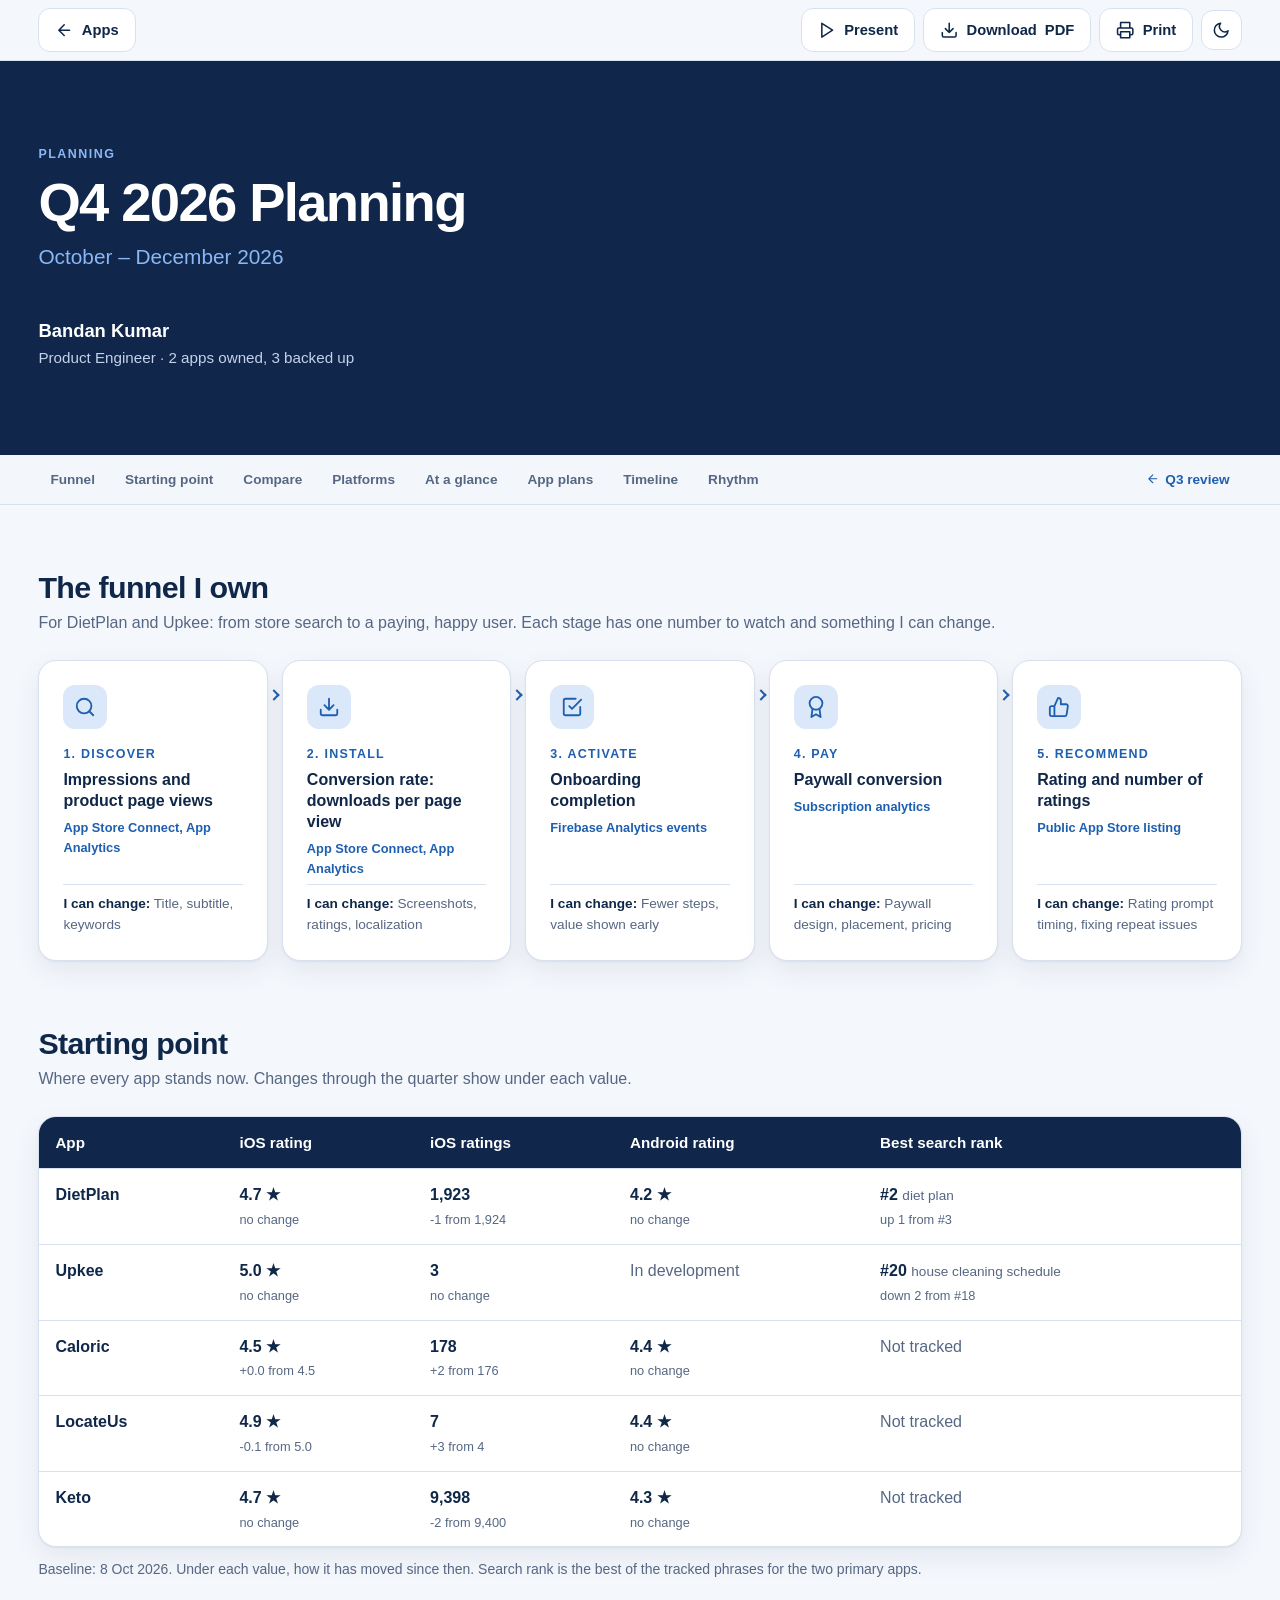
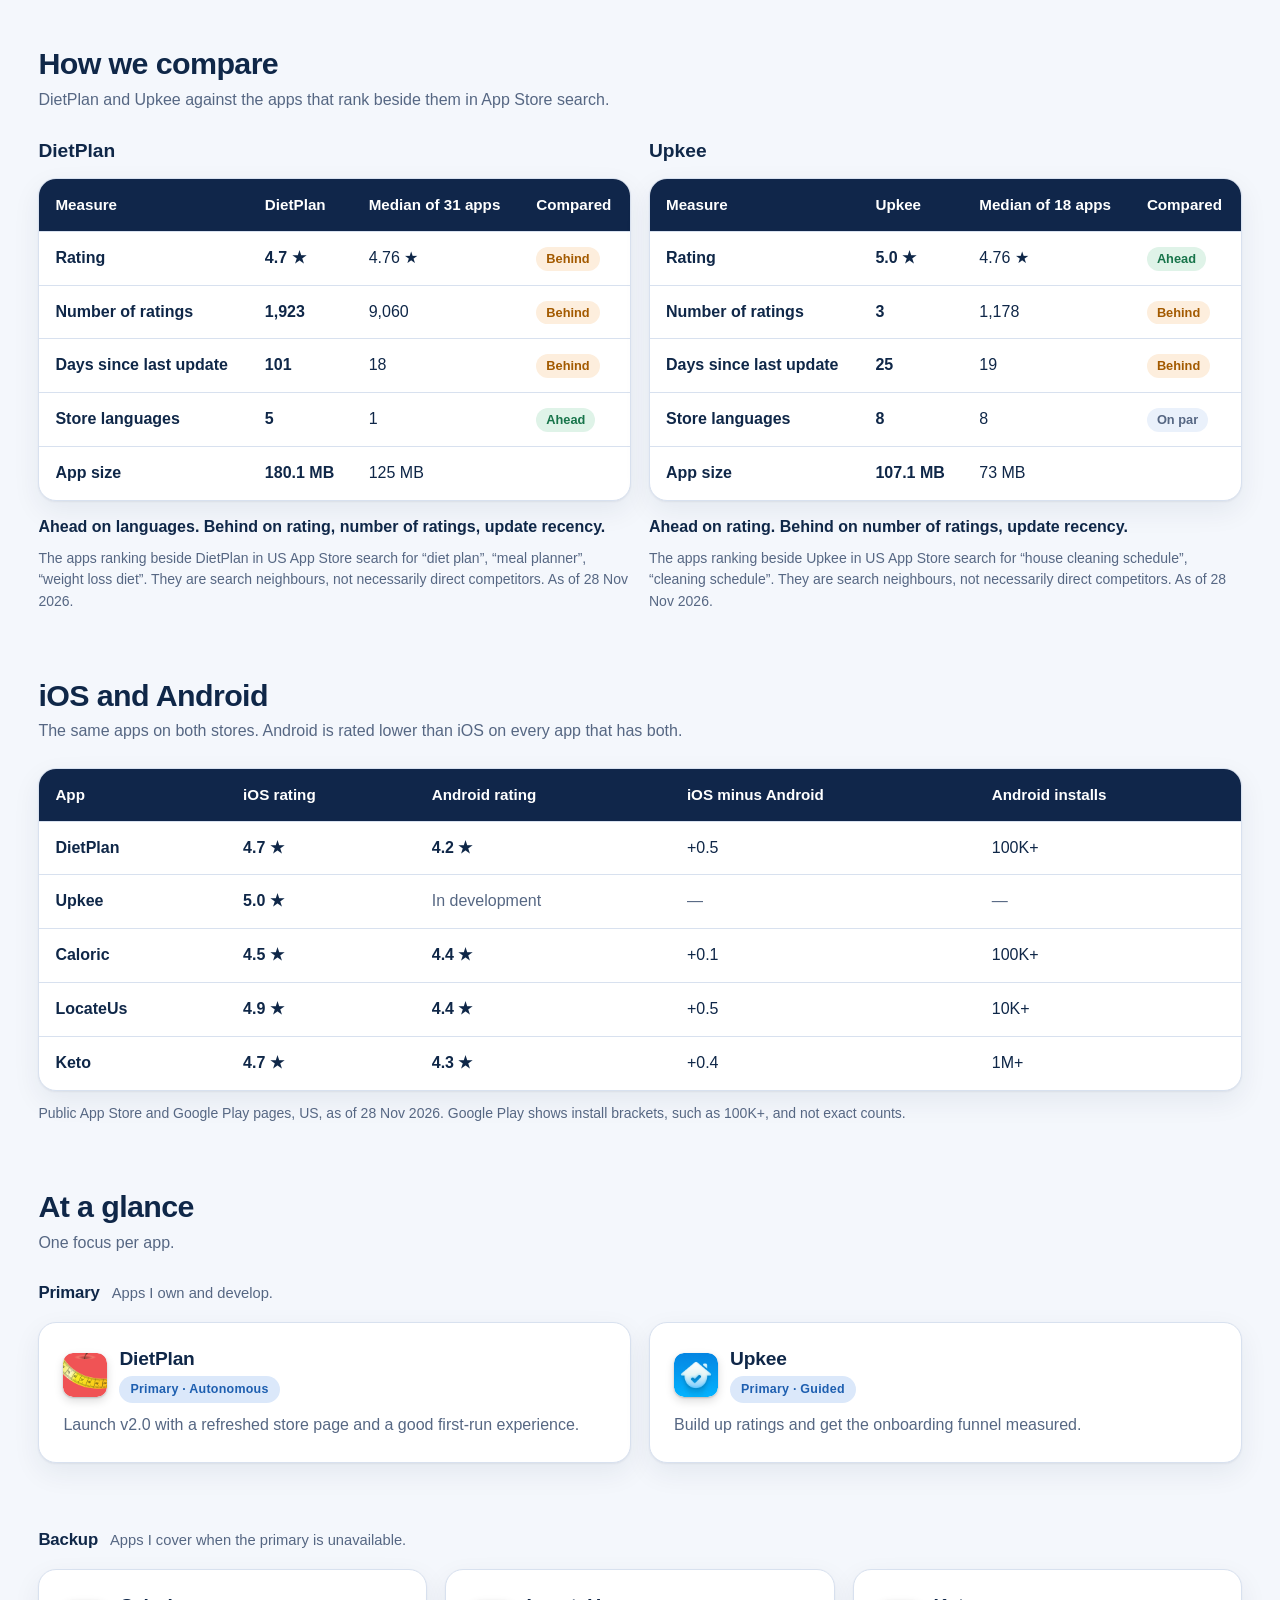
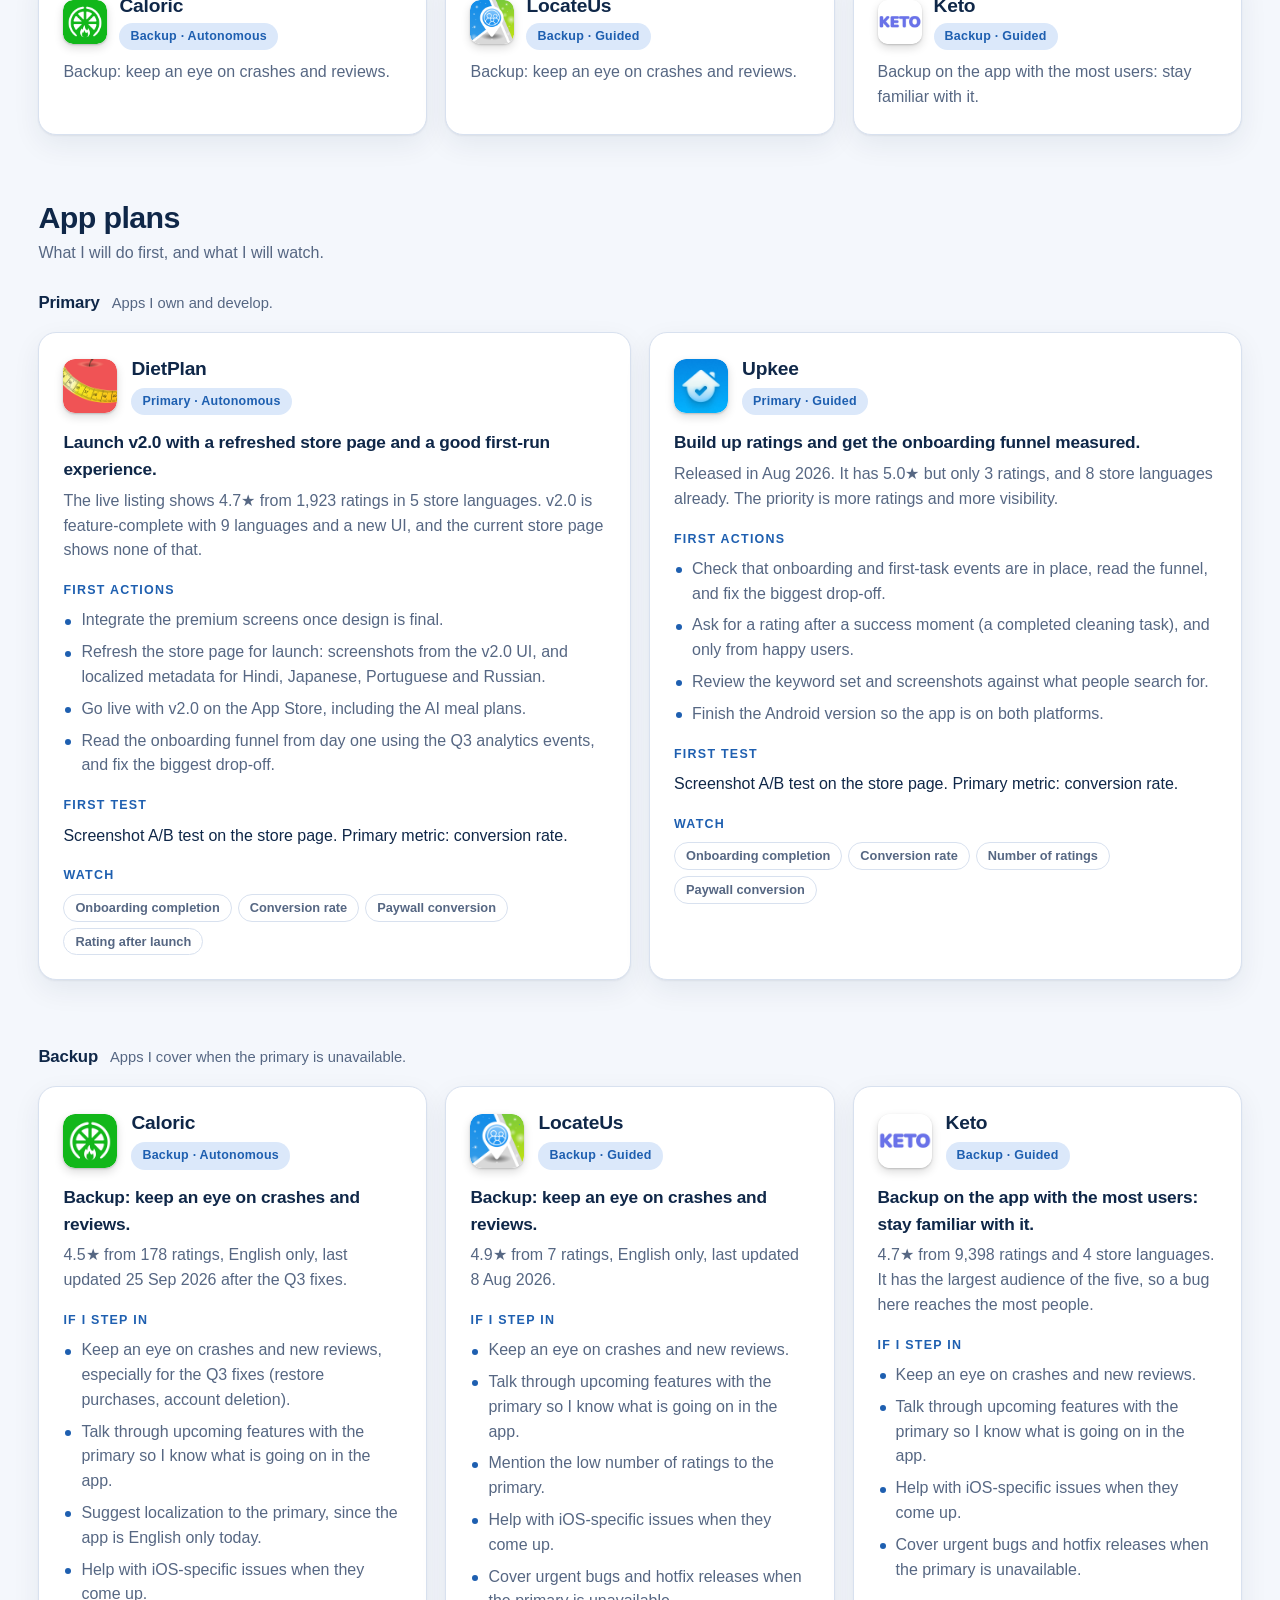
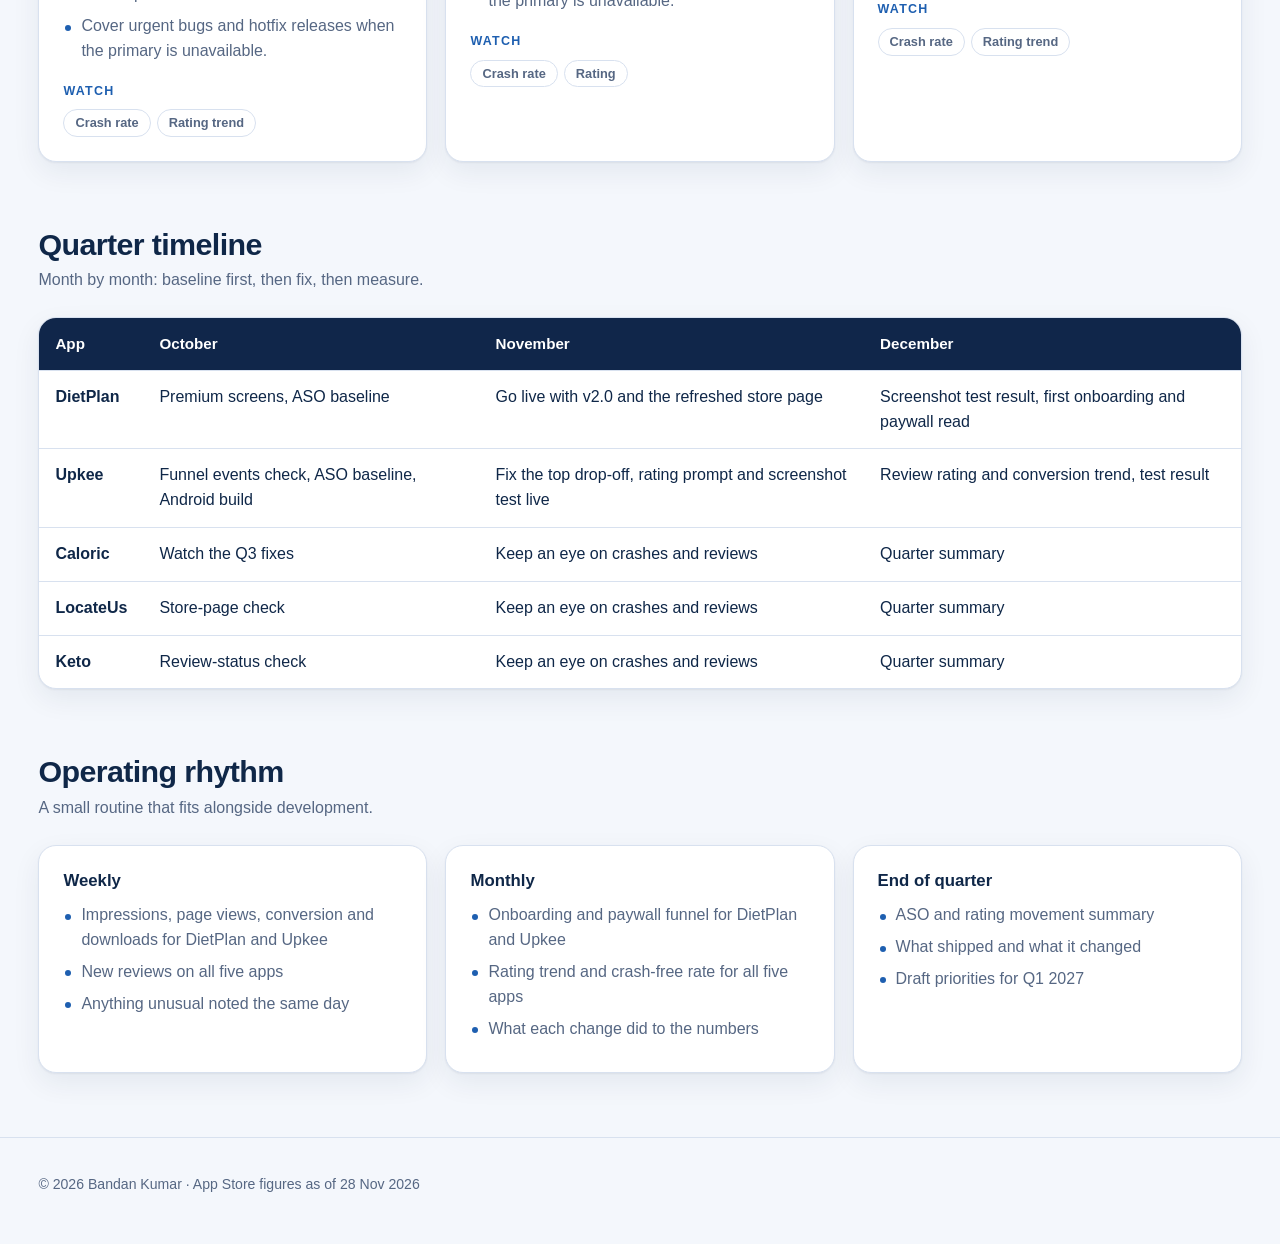
<file: q4-2026/index.html>
<!doctype html>
<html lang="en">
<head>
  <meta charset="utf-8">
  <meta name="viewport" content="width=device-width, initial-scale=1">
  <title>Q4 2026 Planning · Bandan Kumar</title>
  <meta name="description" content="Q4 2026 planning: focus, first actions and the numbers to watch for DietPlan and Upkee, plus backup cover for three more apps.">
  <meta name="color-scheme" content="light dark">
  <meta name="robots" content="noindex, nofollow">
  <meta name="theme-color" content="#f4f7fc" media="(prefers-color-scheme: light)">
  <meta name="theme-color" content="#0a101c" media="(prefers-color-scheme: dark)">
  <link rel="apple-touch-icon" href="../assets/icon-180.png">
  <meta property="og:type" content="website">
  <meta property="og:site_name" content="Bandan Kumar">
  <meta property="og:title" content="Q4 2026 Planning · Bandan Kumar">
  <meta property="og:description" content="Q4 2026 planning: focus, first actions and the numbers to watch for DietPlan and Upkee, plus backup cover for three more apps.">
  <meta property="og:url" content="https://bandan-kumar.github.io/report/q4-2026/">
  <meta property="og:image" content="https://bandan-kumar.github.io/report/assets/og/q4-2026.png">
  <meta property="og:image:width" content="1200">
  <meta property="og:image:height" content="630">
  <meta name="twitter:card" content="summary_large_image">
  <meta name="twitter:title" content="Q4 2026 Planning · Bandan Kumar">
  <meta name="twitter:description" content="Q4 2026 planning: focus, first actions and the numbers to watch for DietPlan and Upkee, plus backup cover for three more apps.">
  <meta name="twitter:image" content="https://bandan-kumar.github.io/report/assets/og/q4-2026.png">
  <link rel="icon" href="data:image/svg+xml,%3Csvg xmlns='http://www.w3.org/2000/svg' viewBox='0 0 32 32'%3E%3Crect width='32' height='32' rx='9' fill='%231e5fb0'/%3E%3Ctext x='16' y='22' font-size='16' font-weight='800' text-anchor='middle' fill='white' font-family='Arial'%3EBK%3C/text%3E%3C/svg%3E">
  <link rel="stylesheet" href="../assets/style.css?v=132">
  <script src="../assets/theme.js?v=14"></script>
</head>
<body>
<svg xmlns="http://www.w3.org/2000/svg" style="position:absolute;width:0;height:0;overflow:hidden" aria-hidden="true" focusable="false">
<symbol id="sun" viewBox="0 0 24 24"><g fill="none" stroke="currentColor" stroke-width="2" stroke-linecap="round" stroke-linejoin="round"><circle cx="12" cy="12" r="5"/><path d="M12 1v2M12 21v2M4.22 4.22l1.42 1.42M18.36 18.36l1.42 1.42M1 12h2M21 12h2M4.22 19.78l1.42-1.42M18.36 5.64l1.42-1.42"/></g></symbol>
  <symbol id="moon" viewBox="0 0 24 24"><g fill="none" stroke="currentColor" stroke-width="2" stroke-linecap="round" stroke-linejoin="round"><path d="M21 12.79A9 9 0 1 1 11.21 3 7 7 0 0 0 21 12.79z"/></g></symbol>
  <symbol id="printer" viewBox="0 0 24 24"><g fill="none" stroke="currentColor" stroke-width="2" stroke-linecap="round" stroke-linejoin="round"><path d="M6 9V2h12v7M6 18H4a2 2 0 0 1-2-2v-5a2 2 0 0 1 2-2h16a2 2 0 0 1 2 2v5a2 2 0 0 1-2 2h-2"/><rect x="6" y="14" width="12" height="8"/></g></symbol>
  <symbol id="download" viewBox="0 0 24 24"><g fill="none" stroke="currentColor" stroke-width="2" stroke-linecap="round" stroke-linejoin="round"><path d="M21 15v4a2 2 0 0 1-2 2H5a2 2 0 0 1-2-2v-4M7 10l5 5 5-5M12 15V3"/></g></symbol>
  <symbol id="arrow-right" viewBox="0 0 24 24"><g fill="none" stroke="currentColor" stroke-width="2" stroke-linecap="round" stroke-linejoin="round"><path d="M5 12h14M12 5l7 7-7 7"/></g></symbol>
  <symbol id="arrow-left" viewBox="0 0 24 24"><g fill="none" stroke="currentColor" stroke-width="2" stroke-linecap="round" stroke-linejoin="round"><path d="M19 12H5M12 19l-7-7 7-7"/></g></symbol>
  <symbol id="file-text" viewBox="0 0 24 24"><g fill="none" stroke="currentColor" stroke-width="2" stroke-linecap="round" stroke-linejoin="round"><path d="M14 2H6a2 2 0 0 0-2 2v16a2 2 0 0 0 2 2h12a2 2 0 0 0 2-2V8zM14 2v6h6M16 13H8M16 17H8M10 9H8"/></g></symbol>
  <symbol id="target" viewBox="0 0 24 24"><g fill="none" stroke="currentColor" stroke-width="2" stroke-linecap="round" stroke-linejoin="round"><circle cx="12" cy="12" r="10"/><circle cx="12" cy="12" r="6"/><circle cx="12" cy="12" r="2"/></g></symbol>
  <symbol id="log-in" viewBox="0 0 24 24"><g fill="none" stroke="currentColor" stroke-width="2" stroke-linecap="round" stroke-linejoin="round"><path d="M15 3h4a2 2 0 0 1 2 2v14a2 2 0 0 1-2 2h-4M10 17l5-5-5-5M15 12H3"/></g></symbol>
  <symbol id="coffee" viewBox="0 0 24 24"><g fill="none" stroke="currentColor" stroke-width="2" stroke-linecap="round" stroke-linejoin="round"><path d="M18 8h1a4 4 0 0 1 0 8h-1M2 8h16v9a4 4 0 0 1-4 4H6a4 4 0 0 1-4-4V8zM6 1v3M10 1v3M14 1v3"/></g></symbol>
  <symbol id="activity" viewBox="0 0 24 24"><g fill="none" stroke="currentColor" stroke-width="2" stroke-linecap="round" stroke-linejoin="round"><path d="M22 12h-4l-3 9L9 3l-3 9H2"/></g></symbol>
  <symbol id="bell" viewBox="0 0 24 24"><g fill="none" stroke="currentColor" stroke-width="2" stroke-linecap="round" stroke-linejoin="round"><path d="M18 8A6 6 0 0 0 6 8c0 7-3 9-3 9h18s-3-2-3-9M13.73 21a2 2 0 0 1-3.46 0"/></g></symbol>
  <symbol id="heart" viewBox="0 0 24 24"><g fill="none" stroke="currentColor" stroke-width="2" stroke-linecap="round" stroke-linejoin="round"><path d="M20.84 4.61a5.5 5.5 0 0 0-7.78 0L12 5.67l-1.06-1.06a5.5 5.5 0 0 0-7.78 7.78l1.06 1.06L12 21.23l7.78-7.78 1.06-1.06a5.5 5.5 0 0 0 0-7.78z"/></g></symbol>
  <symbol id="link" viewBox="0 0 24 24"><g fill="none" stroke="currentColor" stroke-width="2" stroke-linecap="round" stroke-linejoin="round"><path d="M10 13a5 5 0 0 0 7.54.54l3-3a5 5 0 0 0-7.07-7.07l-1.72 1.71M14 11a5 5 0 0 0-7.54-.54l-3 3a5 5 0 0 0 7.07 7.07l1.71-1.71"/></g></symbol>
  <symbol id="cloud" viewBox="0 0 24 24"><g fill="none" stroke="currentColor" stroke-width="2" stroke-linecap="round" stroke-linejoin="round"><path d="M18 10h-1.26A8 8 0 1 0 9 20h9a5 5 0 0 0 0-10z"/></g></symbol>
  <symbol id="download-cloud" viewBox="0 0 24 24"><g fill="none" stroke="currentColor" stroke-width="2" stroke-linecap="round" stroke-linejoin="round"><path d="M8 17l4 4 4-4M12 12v9M20.88 18.09A5 5 0 0 0 18 9h-1.26A8 8 0 1 0 3 16.29"/></g></symbol>
  <symbol id="database" viewBox="0 0 24 24"><g fill="none" stroke="currentColor" stroke-width="2" stroke-linecap="round" stroke-linejoin="round"><ellipse cx="12" cy="5" rx="9" ry="3"/><path d="M21 12c0 1.66-4 3-9 3s-9-1.34-9-3M3 5v14c0 1.66 4 3 9 3s9-1.34 9-3V5"/></g></symbol>
  <symbol id="zap" viewBox="0 0 24 24"><g fill="none" stroke="currentColor" stroke-width="2" stroke-linecap="round" stroke-linejoin="round"><path d="M13 2L3 14h9l-1 8 10-12h-9l1-8z"/></g></symbol>
  <symbol id="shield" viewBox="0 0 24 24"><g fill="none" stroke="currentColor" stroke-width="2" stroke-linecap="round" stroke-linejoin="round"><path d="M12 22s8-4 8-10V5l-8-3-8 3v7c0 6 8 10 8 10zM9 12l2 2 4-4"/></g></symbol>
  <symbol id="sliders" viewBox="0 0 24 24"><g fill="none" stroke="currentColor" stroke-width="2" stroke-linecap="round" stroke-linejoin="round"><path d="M4 21v-7M4 10V3M12 21v-9M12 8V3M20 21v-5M20 12V3M1 14h6M9 8h6M17 16h6"/></g></symbol>
  <symbol id="list-x" viewBox="0 0 24 24"><g fill="none" stroke="currentColor" stroke-width="2" stroke-linecap="round" stroke-linejoin="round"><path d="M4 7h10M4 12h6M4 17h10M16 11l5 5M21 11l-5 5"/></g></symbol>
  <symbol id="pie" viewBox="0 0 24 24"><g fill="none" stroke="currentColor" stroke-width="2" stroke-linecap="round" stroke-linejoin="round"><path d="M21.21 15.89A10 10 0 1 1 8 2.83M22 12A10 10 0 0 0 12 2v10z"/></g></symbol>
  <symbol id="trending-up" viewBox="0 0 24 24"><g fill="none" stroke="currentColor" stroke-width="2" stroke-linecap="round" stroke-linejoin="round"><path d="M23 6l-9.5 9.5-5-5L1 18M17 6h6v6"/></g></symbol>
  <symbol id="award" viewBox="0 0 24 24"><g fill="none" stroke="currentColor" stroke-width="2" stroke-linecap="round" stroke-linejoin="round"><circle cx="12" cy="8" r="7"/><path d="M8.21 13.89L7 23l5-3 5 3-1.21-9.12"/></g></symbol>
  <symbol id="lock" viewBox="0 0 24 24"><g fill="none" stroke="currentColor" stroke-width="2" stroke-linecap="round" stroke-linejoin="round"><rect x="3" y="11" width="18" height="11" rx="2"/><path d="M7 11V7a5 5 0 0 1 10 0v4"/></g></symbol>
  <symbol id="check-square" viewBox="0 0 24 24"><g fill="none" stroke="currentColor" stroke-width="2" stroke-linecap="round" stroke-linejoin="round"><path d="M9 11l3 3L22 4M21 12v7a2 2 0 0 1-2 2H5a2 2 0 0 1-2-2V5a2 2 0 0 1 2-2h11"/></g></symbol>
  <symbol id="thumbs-up" viewBox="0 0 24 24"><g fill="none" stroke="currentColor" stroke-width="2" stroke-linecap="round" stroke-linejoin="round"><path d="M14 9V5a3 3 0 0 0-3-3l-4 9v11h11.28a2 2 0 0 0 2-1.7l1.38-9a2 2 0 0 0-2-2.3zM7 22H4a2 2 0 0 1-2-2v-7a2 2 0 0 1 2-2h3"/></g></symbol>
  <symbol id="search" viewBox="0 0 24 24"><g fill="none" stroke="currentColor" stroke-width="2" stroke-linecap="round" stroke-linejoin="round"><circle cx="11" cy="11" r="8"/><path d="M21 21l-4.35-4.35"/></g></symbol>
  <symbol id="globe" viewBox="0 0 24 24"><g fill="none" stroke="currentColor" stroke-width="2" stroke-linecap="round" stroke-linejoin="round"><circle cx="12" cy="12" r="10"/><path d="M2 12h20M12 2a15.3 15.3 0 0 1 4 10 15.3 15.3 0 0 1-4 10 15.3 15.3 0 0 1-4-10 15.3 15.3 0 0 1 4-10z"/></g></symbol>
  <symbol id="calendar" viewBox="0 0 24 24"><g fill="none" stroke="currentColor" stroke-width="2" stroke-linecap="round" stroke-linejoin="round"><rect x="3" y="4" width="18" height="18" rx="2"/><path d="M16 2v4M8 2v4M3 10h18"/></g></symbol>
  <symbol id="send" viewBox="0 0 24 24"><g fill="none" stroke="currentColor" stroke-width="2" stroke-linecap="round" stroke-linejoin="round"><path d="M22 2L11 13M22 2l-7 20-4-9-9-4 20-7z"/></g></symbol>
  <symbol id="smartphone" viewBox="0 0 24 24"><g fill="none" stroke="currentColor" stroke-width="2" stroke-linecap="round" stroke-linejoin="round"><rect x="5" y="2" width="14" height="20" rx="2"/><path d="M12 18h.01"/></g></symbol>
  <symbol id="message" viewBox="0 0 24 24"><g fill="none" stroke="currentColor" stroke-width="2" stroke-linecap="round" stroke-linejoin="round"><path d="M21 15a2 2 0 0 1-2 2H7l-4 4V5a2 2 0 0 1 2-2h14a2 2 0 0 1 2 2z"/></g></symbol>
  <symbol id="play" viewBox="0 0 24 24"><g fill="none" stroke="currentColor" stroke-width="2" stroke-linecap="round" stroke-linejoin="round"><polygon points="5 3 19 12 5 21 5 3"/></g></symbol>
  <symbol id="maximize" viewBox="0 0 24 24"><g fill="none" stroke="currentColor" stroke-width="2" stroke-linecap="round" stroke-linejoin="round"><path d="M8 3H5a2 2 0 0 0-2 2v3m18 0V5a2 2 0 0 0-2-2h-3m0 18h3a2 2 0 0 0 2-2v-3M3 16v3a2 2 0 0 0 2 2h3"/></g></symbol>
  <symbol id="x" viewBox="0 0 24 24"><g fill="none" stroke="currentColor" stroke-width="2" stroke-linecap="round" stroke-linejoin="round"><path d="M18 6L6 18M6 6l12 12"/></g></symbol>
  <symbol id="chevron-left" viewBox="0 0 24 24"><g fill="none" stroke="currentColor" stroke-width="2" stroke-linecap="round" stroke-linejoin="round"><path d="M15 18l-6-6 6-6"/></g></symbol>
  <symbol id="chevron-right" viewBox="0 0 24 24"><g fill="none" stroke="currentColor" stroke-width="2" stroke-linecap="round" stroke-linejoin="round"><path d="M9 18l6-6-6-6"/></g></symbol>
</svg>
  <header class="topbar">
    <div class="wrap">
      <a class="btn" href="../" data-back><svg class="icon" aria-hidden="true"><use href="#arrow-left"/></svg> <span>Apps</span></a>
      <div class="actions">
        <button class="btn" type="button" data-present title="Present full screen (P). Use the arrow keys to change slides."><svg class="icon" aria-hidden="true"><use href="#play"/></svg> <span class="label-long">Present</span></button>
        <a class="btn" href="Bandan-Kumar-Q4-2026-Planning.pdf" download><svg class="icon" aria-hidden="true"><use href="#download"/></svg> <span class="label-long">Download</span> PDF</a>
        <button class="btn" type="button" data-print><svg class="icon" aria-hidden="true"><use href="#printer"/></svg> <span class="label-long">Print</span></button>
        <button class="btn icon-only" type="button" data-theme-toggle aria-label="Switch theme"><svg class="icon" aria-hidden="true"><use href="#moon"/></svg></button>
      </div>
    </div>
  </header>

  <header class="report-hero">
    <div class="wrap">
      <p class="eyebrow">Planning</p>
      <h1>Q4 2026 Planning</h1>
      <p class="period">October – December 2026</p>
      <div class="who"><b>Bandan Kumar</b><span>Product Engineer · 2 apps owned, 3 backed up</span></div>
    </div>
  </header>

  <nav class="jump no-print" aria-label="Sections">
    <div class="wrap">
      <a href="#funnel">Funnel</a><a href="#baseline">Starting point</a><a href="#compare">Compare</a><a href="#platforms">Platforms</a><a href="#glance">At a glance</a><a href="#plans">App plans</a><a href="#timeline">Timeline</a><a href="#rhythm">Rhythm</a>
      <a class="other" href="../q3-2026/"><svg class="icon" aria-hidden="true"><use href="#arrow-left"/></svg> Q3 review</a>
    </div>
  </nav>

  <main class="wrap">
    <section class="block" id="funnel">
      <h2>The funnel I own</h2>
      <p class="sub">For DietPlan and Upkee: from store search to a paying, happy user. Each stage has one number to watch and something I can change.</p>
      <div class="grid flow">
        <div class="card step">
          <div class="ico-sm"><svg class="icon" aria-hidden="true"><use href="#search"/></svg></div>
          <p class="stage">1. Discover</p>
          <h3>Impressions and product page views</h3>
          <p class="src">App Store Connect, App Analytics</p>
          <p class="lever"><b>I can change:</b> Title, subtitle, keywords</p>
        </div>
        <div class="card step">
          <div class="ico-sm"><svg class="icon" aria-hidden="true"><use href="#download"/></svg></div>
          <p class="stage">2. Install</p>
          <h3>Conversion rate: downloads per page view</h3>
          <p class="src">App Store Connect, App Analytics</p>
          <p class="lever"><b>I can change:</b> Screenshots, ratings, localization</p>
        </div>
        <div class="card step">
          <div class="ico-sm"><svg class="icon" aria-hidden="true"><use href="#check-square"/></svg></div>
          <p class="stage">3. Activate</p>
          <h3>Onboarding completion</h3>
          <p class="src">Firebase Analytics events</p>
          <p class="lever"><b>I can change:</b> Fewer steps, value shown early</p>
        </div>
        <div class="card step">
          <div class="ico-sm"><svg class="icon" aria-hidden="true"><use href="#award"/></svg></div>
          <p class="stage">4. Pay</p>
          <h3>Paywall conversion</h3>
          <p class="src">Subscription analytics</p>
          <p class="lever"><b>I can change:</b> Paywall design, placement, pricing</p>
        </div>
        <div class="card step">
          <div class="ico-sm"><svg class="icon" aria-hidden="true"><use href="#thumbs-up"/></svg></div>
          <p class="stage">5. Recommend</p>
          <h3>Rating and number of ratings</h3>
          <p class="src">Public App Store listing</p>
          <p class="lever"><b>I can change:</b> Rating prompt timing, fixing repeat issues</p>
        </div>
      </div>
    </section>

    <section class="block" id="baseline">
      <h2>Starting point</h2>
      <p class="sub">Where every app stands now. Changes through the quarter show under each value.</p>
      <div class="table-wrap"><table class="cmp base">
        <thead><tr><th>App</th><th>iOS rating</th><th>iOS ratings</th><th>Android rating</th><th>Best search rank</th></tr></thead>
        <tbody>
            <tr><td data-label="App">DietPlan</td><td data-label="iOS rating"><b>4.7 ★</b><span class="delta">no change</span></td><td data-label="iOS ratings"><b>1,923</b><span class="delta">-1 from 1,924</span></td><td data-label="Android rating"><b>4.2 ★</b><span class="delta">no change</span></td><td data-label="Best search rank"><b>#2</b> <span class="sub-note">diet plan</span><span class="delta">up 1 from #3</span></td></tr>
            <tr><td data-label="App">Upkee</td><td data-label="iOS rating"><b>5.0 ★</b><span class="delta">no change</span></td><td data-label="iOS ratings"><b>3</b><span class="delta">no change</span></td><td data-label="Android rating"><span class="muted">In development</span></td><td data-label="Best search rank"><b>#20</b> <span class="sub-note">house cleaning schedule</span><span class="delta">down 2 from #18</span></td></tr>
            <tr><td data-label="App">Caloric</td><td data-label="iOS rating"><b>4.5 ★</b><span class="delta">+0.0 from 4.5</span></td><td data-label="iOS ratings"><b>178</b><span class="delta">+2 from 176</span></td><td data-label="Android rating"><b>4.4 ★</b><span class="delta">no change</span></td><td data-label="Best search rank"><span class="muted">Not tracked</span></td></tr>
            <tr><td data-label="App">LocateUs</td><td data-label="iOS rating"><b>4.9 ★</b><span class="delta">-0.1 from 5.0</span></td><td data-label="iOS ratings"><b>7</b><span class="delta">+3 from 4</span></td><td data-label="Android rating"><b>4.4 ★</b><span class="delta">no change</span></td><td data-label="Best search rank"><span class="muted">Not tracked</span></td></tr>
            <tr><td data-label="App">Keto</td><td data-label="iOS rating"><b>4.7 ★</b><span class="delta">no change</span></td><td data-label="iOS ratings"><b>9,398</b><span class="delta">-2 from 9,400</span></td><td data-label="Android rating"><b>4.3 ★</b><span class="delta">no change</span></td><td data-label="Best search rank"><span class="muted">Not tracked</span></td></tr>
        </tbody>
      </table></div>
      <p class="note">Baseline: 8 Oct 2026. Under each value, how it has moved since then. Search rank is the best of the tracked phrases for the two primary apps.</p>
    </section>

    <section class="block" id="compare">
      <h2>How we compare</h2>
      <p class="sub">DietPlan and Upkee against the apps that rank beside them in App Store search.</p>
      <div class="grid two-up cmp-grid">
        <div class="cmp-block">
          <h3>DietPlan</h3>
          <div class="table-wrap"><table class="cmp">
            <thead><tr><th>Measure</th><th>DietPlan</th><th>Median of 31 apps</th><th>Compared</th></tr></thead>
            <tbody>
            <tr><td data-label="Measure">Rating</td><td data-label="DietPlan"><b>4.7 ★</b></td><td data-label="Median of 31 apps">4.76 ★</td><td data-label="Compared"><span class="verdict behind">Behind</span></td></tr>
            <tr><td data-label="Measure">Number of ratings</td><td data-label="DietPlan"><b>1,923</b></td><td data-label="Median of 31 apps">9,060</td><td data-label="Compared"><span class="verdict behind">Behind</span></td></tr>
            <tr><td data-label="Measure">Days since last update</td><td data-label="DietPlan"><b>101</b></td><td data-label="Median of 31 apps">18</td><td data-label="Compared"><span class="verdict behind">Behind</span></td></tr>
            <tr><td data-label="Measure">Store languages</td><td data-label="DietPlan"><b>5</b></td><td data-label="Median of 31 apps">1</td><td data-label="Compared"><span class="verdict ahead">Ahead</span></td></tr>
            <tr><td data-label="Measure">App size</td><td data-label="DietPlan"><b>180.1 MB</b></td><td data-label="Median of 31 apps">125 MB</td><td data-label="Compared"></td></tr>
            </tbody>
          </table></div>
          <p class="takeaway">Ahead on languages. Behind on rating, number of ratings, update recency.</p>
          <p class="note">The apps ranking beside DietPlan in US App Store search for “diet plan”, “meal planner”, “weight loss diet”. They are search neighbours, not necessarily direct competitors. As of 28 Nov 2026.</p>
        </div>
        <div class="cmp-block">
          <h3>Upkee</h3>
          <div class="table-wrap"><table class="cmp">
            <thead><tr><th>Measure</th><th>Upkee</th><th>Median of 18 apps</th><th>Compared</th></tr></thead>
            <tbody>
            <tr><td data-label="Measure">Rating</td><td data-label="Upkee"><b>5.0 ★</b></td><td data-label="Median of 18 apps">4.76 ★</td><td data-label="Compared"><span class="verdict ahead">Ahead</span></td></tr>
            <tr><td data-label="Measure">Number of ratings</td><td data-label="Upkee"><b>3</b></td><td data-label="Median of 18 apps">1,178</td><td data-label="Compared"><span class="verdict behind">Behind</span></td></tr>
            <tr><td data-label="Measure">Days since last update</td><td data-label="Upkee"><b>25</b></td><td data-label="Median of 18 apps">19</td><td data-label="Compared"><span class="verdict behind">Behind</span></td></tr>
            <tr><td data-label="Measure">Store languages</td><td data-label="Upkee"><b>8</b></td><td data-label="Median of 18 apps">8</td><td data-label="Compared"><span class="verdict on-par">On par</span></td></tr>
            <tr><td data-label="Measure">App size</td><td data-label="Upkee"><b>107.1 MB</b></td><td data-label="Median of 18 apps">73 MB</td><td data-label="Compared"></td></tr>
            </tbody>
          </table></div>
          <p class="takeaway">Ahead on rating. Behind on number of ratings, update recency.</p>
          <p class="note">The apps ranking beside Upkee in US App Store search for “house cleaning schedule”, “cleaning schedule”. They are search neighbours, not necessarily direct competitors. As of 28 Nov 2026.</p>
        </div>
      </div>
    </section>

    <section class="block" id="platforms">
      <h2>iOS and Android</h2>
      <p class="sub">The same apps on both stores. Android is rated lower than iOS on every app that has both.</p>
      <div class="table-wrap"><table class="cmp">
        <thead><tr><th>App</th><th>iOS rating</th><th>Android rating</th><th>iOS minus Android</th><th>Android installs</th></tr></thead>
        <tbody>
            <tr><td data-label="App">DietPlan</td><td data-label="iOS"><b>4.7 ★</b></td><td data-label="Android"><b>4.2 ★</b></td><td data-label="Gap">+0.5</td><td data-label="Android installs">100K+</td></tr>
            <tr><td data-label="App">Upkee</td><td data-label="iOS"><b>5.0 ★</b></td><td data-label="Android"><span class="muted">In development</span></td><td data-label="Gap"><span class="muted">—</span></td><td data-label="Android installs"><span class="muted">—</span></td></tr>
            <tr><td data-label="App">Caloric</td><td data-label="iOS"><b>4.5 ★</b></td><td data-label="Android"><b>4.4 ★</b></td><td data-label="Gap">+0.1</td><td data-label="Android installs">100K+</td></tr>
            <tr><td data-label="App">LocateUs</td><td data-label="iOS"><b>4.9 ★</b></td><td data-label="Android"><b>4.4 ★</b></td><td data-label="Gap">+0.5</td><td data-label="Android installs">10K+</td></tr>
            <tr><td data-label="App">Keto</td><td data-label="iOS"><b>4.7 ★</b></td><td data-label="Android"><b>4.3 ★</b></td><td data-label="Gap">+0.4</td><td data-label="Android installs">1M+</td></tr>
        </tbody>
      </table></div>
      <p class="note">Public App Store and Google Play pages, US, as of 28 Nov 2026. Google Play shows install brackets, such as 100K+, and not exact counts.</p>
    </section>

    <section class="block" id="glance">
      <h2>At a glance</h2>
      <p class="sub">One focus per app.</p>
      <div class="group">
        <div class="group-head"><h3>Primary</h3><p>Apps I own and develop.</p></div>
        <div class="grid apps">
          <a class="card glance-card" href="#dietplan">
            <div class="glance-top"><div class="app-icon has-img" aria-hidden="true"><img src="../assets/apps/dietplan.png" alt="" width="256" height="256"></div><div><h3>DietPlan</h3><span class="chip role">Primary · Autonomous</span></div></div>
            <p>Launch v2.0 with a refreshed store page and a good first-run experience.</p>
          </a>
          <a class="card glance-card" href="#upkee">
            <div class="glance-top"><div class="app-icon has-img" aria-hidden="true"><img src="../assets/apps/upkee.png" alt="" width="256" height="256"></div><div><h3>Upkee</h3><span class="chip role">Primary · Guided</span></div></div>
            <p>Build up ratings and get the onboarding funnel measured.</p>
          </a>
        </div>
      </div>
      <div class="group">
        <div class="group-head"><h3>Backup</h3><p>Apps I cover when the primary is unavailable.</p></div>
        <div class="grid apps">
          <a class="card glance-card" href="#caloric">
            <div class="glance-top"><div class="app-icon has-img" aria-hidden="true"><img src="../assets/apps/caloric.png" alt="" width="256" height="256"></div><div><h3>Caloric</h3><span class="chip role">Backup · Autonomous</span></div></div>
            <p>Backup: keep an eye on crashes and reviews.</p>
          </a>
          <a class="card glance-card" href="#locateus">
            <div class="glance-top"><div class="app-icon has-img" aria-hidden="true"><img src="../assets/apps/locateus.png" alt="" width="256" height="256"></div><div><h3>LocateUs</h3><span class="chip role">Backup · Guided</span></div></div>
            <p>Backup: keep an eye on crashes and reviews.</p>
          </a>
          <a class="card glance-card" href="#keto">
            <div class="glance-top"><div class="app-icon has-img" aria-hidden="true"><img src="../assets/apps/keto.png" alt="" width="256" height="256"></div><div><h3>Keto</h3><span class="chip role">Backup · Guided</span></div></div>
            <p>Backup on the app with the most users: stay familiar with it.</p>
          </a>
        </div>
      </div>
    </section>

    <section class="block" id="plans" data-slides=".plan">
      <h2>App plans</h2>
      <p class="sub">What I will do first, and what I will watch.</p>
      <div class="group">
        <div class="group-head"><h3>Primary</h3><p>Apps I own and develop.</p></div>
        <div class="grid apps">
        <article class="card plan" id="dietplan">
          <div class="plan-head"><div class="app-icon has-img" aria-hidden="true"><img src="../assets/apps/dietplan.png" alt="" width="256" height="256"></div>
            <div><h3>DietPlan</h3><div class="chips"><span class="chip role">Primary · Autonomous</span></div></div>
          </div>
          <p class="plan-focus">Launch v2.0 with a refreshed store page and a good first-run experience.</p>
          <p class="why">The live listing shows 4.7★ from 1,923 ratings in 5 store languages. v2.0 is feature-complete with 9 languages and a new UI, and the current store page shows none of that.</p>
          <h4>First actions</h4>
          <ul class="bullets">
            <li>Integrate the premium screens once design is final.</li>
            <li>Refresh the store page for launch: screenshots from the v2.0 UI, and localized metadata for Hindi, Japanese, Portuguese and Russian.</li>
            <li>Go live with v2.0 on the App Store, including the AI meal plans.</li>
            <li>Read the onboarding funnel from day one using the Q3 analytics events, and fix the biggest drop-off.</li>
          </ul>
          <h4>First test</h4>
          <p>Screenshot A/B test on the store page. Primary metric: conversion rate.</p>
          <h4>Watch</h4>
          <div class="tags"><span class="tag">Onboarding completion</span><span class="tag">Conversion rate</span><span class="tag">Paywall conversion</span><span class="tag">Rating after launch</span></div>
        </article>
        <article class="card plan" id="upkee">
          <div class="plan-head"><div class="app-icon has-img" aria-hidden="true"><img src="../assets/apps/upkee.png" alt="" width="256" height="256"></div>
            <div><h3>Upkee</h3><div class="chips"><span class="chip role">Primary · Guided</span></div></div>
          </div>
          <p class="plan-focus">Build up ratings and get the onboarding funnel measured.</p>
          <p class="why">Released in Aug 2026. It has 5.0★ but only 3 ratings, and 8 store languages already. The priority is more ratings and more visibility.</p>
          <h4>First actions</h4>
          <ul class="bullets">
            <li>Check that onboarding and first-task events are in place, read the funnel, and fix the biggest drop-off.</li>
            <li>Ask for a rating after a success moment (a completed cleaning task), and only from happy users.</li>
            <li>Review the keyword set and screenshots against what people search for.</li>
            <li>Finish the Android version so the app is on both platforms.</li>
          </ul>
          <h4>First test</h4>
          <p>Screenshot A/B test on the store page. Primary metric: conversion rate.</p>
          <h4>Watch</h4>
          <div class="tags"><span class="tag">Onboarding completion</span><span class="tag">Conversion rate</span><span class="tag">Number of ratings</span><span class="tag">Paywall conversion</span></div>
        </article>
        </div>
      </div>
      <div class="group">
        <div class="group-head"><h3>Backup</h3><p>Apps I cover when the primary is unavailable.</p></div>
        <div class="grid apps">
        <article class="card plan" id="caloric">
          <div class="plan-head"><div class="app-icon has-img" aria-hidden="true"><img src="../assets/apps/caloric.png" alt="" width="256" height="256"></div>
            <div><h3>Caloric</h3><div class="chips"><span class="chip role">Backup · Autonomous</span></div></div>
          </div>
          <p class="plan-focus">Backup: keep an eye on crashes and reviews.</p>
          <p class="why">4.5★ from 178 ratings, English only, last updated 25 Sep 2026 after the Q3 fixes.</p>
          <h4>If I step in</h4>
          <ul class="bullets">
            <li>Keep an eye on crashes and new reviews, especially for the Q3 fixes (restore purchases, account deletion).</li>
            <li>Talk through upcoming features with the primary so I know what is going on in the app.</li>
            <li>Suggest localization to the primary, since the app is English only today.</li>
            <li>Help with iOS-specific issues when they come up.</li>
            <li>Cover urgent bugs and hotfix releases when the primary is unavailable.</li>
          </ul>
          <h4>Watch</h4>
          <div class="tags"><span class="tag">Crash rate</span><span class="tag">Rating trend</span></div>
        </article>
        <article class="card plan" id="locateus">
          <div class="plan-head"><div class="app-icon has-img" aria-hidden="true"><img src="../assets/apps/locateus.png" alt="" width="256" height="256"></div>
            <div><h3>LocateUs</h3><div class="chips"><span class="chip role">Backup · Guided</span></div></div>
          </div>
          <p class="plan-focus">Backup: keep an eye on crashes and reviews.</p>
          <p class="why">4.9★ from 7 ratings, English only, last updated 8 Aug 2026.</p>
          <h4>If I step in</h4>
          <ul class="bullets">
            <li>Keep an eye on crashes and new reviews.</li>
            <li>Talk through upcoming features with the primary so I know what is going on in the app.</li>
            <li>Mention the low number of ratings to the primary.</li>
            <li>Help with iOS-specific issues when they come up.</li>
            <li>Cover urgent bugs and hotfix releases when the primary is unavailable.</li>
          </ul>
          <h4>Watch</h4>
          <div class="tags"><span class="tag">Crash rate</span><span class="tag">Rating</span></div>
        </article>
        <article class="card plan" id="keto">
          <div class="plan-head"><div class="app-icon has-img" aria-hidden="true"><img src="../assets/apps/keto.png" alt="" width="256" height="256"></div>
            <div><h3>Keto</h3><div class="chips"><span class="chip role">Backup · Guided</span></div></div>
          </div>
          <p class="plan-focus">Backup on the app with the most users: stay familiar with it.</p>
          <p class="why">4.7★ from 9,398 ratings and 4 store languages. It has the largest audience of the five, so a bug here reaches the most people.</p>
          <h4>If I step in</h4>
          <ul class="bullets">
            <li>Keep an eye on crashes and new reviews.</li>
            <li>Talk through upcoming features with the primary so I know what is going on in the app.</li>
            <li>Help with iOS-specific issues when they come up.</li>
            <li>Cover urgent bugs and hotfix releases when the primary is unavailable.</li>
          </ul>
          <h4>Watch</h4>
          <div class="tags"><span class="tag">Crash rate</span><span class="tag">Rating trend</span></div>
        </article>
        </div>
      </div>
    </section>

    <section class="block" id="timeline">
      <h2>Quarter timeline</h2>
      <p class="sub">Month by month: baseline first, then fix, then measure.</p>
      <div class="table-wrap">
        <table>
          <thead><tr><th>App</th><th>October</th><th>November</th><th>December</th></tr></thead>
          <tbody>
            <tr><td data-label="App">DietPlan</td><td data-label="October">Premium screens, ASO baseline</td><td data-label="November">Go live with v2.0 and the refreshed store page</td><td data-label="December">Screenshot test result, first onboarding and paywall read</td></tr>
            <tr><td data-label="App">Upkee</td><td data-label="October">Funnel events check, ASO baseline, Android build</td><td data-label="November">Fix the top drop-off, rating prompt and screenshot test live</td><td data-label="December">Review rating and conversion trend, test result</td></tr>
            <tr><td data-label="App">Caloric</td><td data-label="October">Watch the Q3 fixes</td><td data-label="November">Keep an eye on crashes and reviews</td><td data-label="December">Quarter summary</td></tr>
            <tr><td data-label="App">LocateUs</td><td data-label="October">Store-page check</td><td data-label="November">Keep an eye on crashes and reviews</td><td data-label="December">Quarter summary</td></tr>
            <tr><td data-label="App">Keto</td><td data-label="October">Review-status check</td><td data-label="November">Keep an eye on crashes and reviews</td><td data-label="December">Quarter summary</td></tr>
          </tbody>
        </table>
      </div>
    </section>

    <section class="block" id="rhythm">
      <h2>Operating rhythm</h2>
      <p class="sub">A small routine that fits alongside development.</p>
      <div class="grid three">
        <div class="card"><h3>Weekly</h3><ul>
          <li>Impressions, page views, conversion and downloads for DietPlan and Upkee</li>
          <li>New reviews on all five apps</li>
          <li>Anything unusual noted the same day</li></ul></div>
        <div class="card"><h3>Monthly</h3><ul>
          <li>Onboarding and paywall funnel for DietPlan and Upkee</li>
          <li>Rating trend and crash-free rate for all five apps</li>
          <li>What each change did to the numbers</li></ul></div>
        <div class="card"><h3>End of quarter</h3><ul>
          <li>ASO and rating movement summary</li>
          <li>What shipped and what it changed</li>
          <li>Draft priorities for Q1 2027</li></ul></div>
      </div>
    </section>

    <p class="print-only print-foot">Bandan Kumar · Q4 2026 Planning · App Store figures as of 28 Nov 2026</p>
  </main>

  <footer class="footer no-print">
    <div class="wrap">© 2026 Bandan Kumar · App Store figures as of 28 Nov 2026</div>
  </footer>
  <script src="../assets/present.js?v=5" defer></script>
</body>
</html>
</file>
<file: assets/style.css>
/* ---------- Tokens ---------- */
:root {
  color-scheme: light;
  --bg: #f4f7fc;
  --surface: #ffffff;
  --surface-2: #eaf1fb;
  --text: #0f2748;
  --muted: #566783;
  --line: #d8e1ef;
  --brand: #1e5fb0;
  --on-brand: #ffffff;
  --brand-soft: #dbe8fa;
  --navy: #10264a;
  --on-navy: #ffffff;
  --navy-accent: #8ab8f5;
  --accent: #d9772a;
  --accent-soft: #fdeedd;
  --good: #17744a;
  --good-soft: #dff3e8;
  --warn: #a35a00;
  --warn-soft: #fdeedd;
  --shadow: 0 1px 2px rgba(15, 39, 72, .06), 0 10px 28px rgba(15, 39, 72, .07);
  --radius: 18px;
  --radius-sm: 12px;
  --space-section: clamp(40px, 6vw, 64px);
  --pad-card: clamp(18px, 2.4vw, 24px);
  --icon-box: 44px;
  --fs-h2: clamp(1.5rem, 3.2vw, 1.9rem);
  --fs-h3: 1.05rem;
  --fs-small: .875rem;
  --font: -apple-system, BlinkMacSystemFont, "Segoe UI", Inter, Roboto, "Helvetica Neue", Arial, sans-serif;
}

@media (prefers-color-scheme: dark) {
  :root:not([data-theme="light"]) {
    color-scheme: dark;
    --bg: #0a101c;
    --surface: #121a2c;
    --surface-2: #17243d;
    --text: #e8eef8;
    --muted: #9aaac4;
    --line: #243453;
    --brand: #6aa6f2;
    --on-brand: #08111f;
    --brand-soft: #1b2d4d;
    --navy: #16294d;
    --navy-accent: #8ab8f5;
    --accent: #f4a259;
    --accent-soft: #2b2012;
    --good: #52cc8e;
    --good-soft: #112a1f;
    --warn: #f4a259;
    --warn-soft: #2b2012;
    --shadow: 0 1px 2px rgba(0, 0, 0, .4), 0 10px 28px rgba(0, 0, 0, .35);
  }
}

:root[data-theme="dark"] {
  color-scheme: dark;
  --bg: #0a101c;
  --surface: #121a2c;
  --surface-2: #17243d;
  --text: #e8eef8;
  --muted: #9aaac4;
  --line: #243453;
  --brand: #6aa6f2;
  --on-brand: #08111f;
  --brand-soft: #1b2d4d;
  --navy: #16294d;
  --navy-accent: #8ab8f5;
  --accent: #f4a259;
  --accent-soft: #2b2012;
  --good: #52cc8e;
  --good-soft: #112a1f;
  --warn: #f4a259;
  --warn-soft: #2b2012;
  --shadow: 0 1px 2px rgba(0, 0, 0, .4), 0 10px 28px rgba(0, 0, 0, .35);
}

/* ---------- Base ---------- */
*, *::before, *::after { box-sizing: border-box; }
html { -webkit-text-size-adjust: 100%; scroll-behavior: smooth; }
body {
  margin: 0;
  background: var(--bg);
  color: var(--text);
  font-family: var(--font);
  font-size: 1rem;
  line-height: 1.55;
  -webkit-font-smoothing: antialiased;
}
img { max-width: 100%; height: auto; display: block; }
a { color: var(--brand); }
h1, h2, h3, p, ul { margin: 0; }
ul { padding: 0; list-style: none; }
.wrap { width: min(1500px, 100% - clamp(32px, 6vw, 112px)); margin-inline: auto; }
.icon { width: 1.25em; height: 1.25em; flex: none; }
.sr-only { position: absolute; width: 1px; height: 1px; overflow: hidden; clip: rect(0 0 0 0); white-space: nowrap; }
:focus-visible { outline: 3px solid var(--brand); outline-offset: 2px; border-radius: 6px; }

/* ---------- Top bar ---------- */
.topbar {
  position: sticky; top: 0; z-index: 10;
  background: color-mix(in srgb, var(--bg) 88%, transparent);
  backdrop-filter: saturate(160%) blur(10px);
  -webkit-backdrop-filter: saturate(160%) blur(10px);
  border-bottom: 1px solid var(--line);
}
.topbar .wrap { display: flex; align-items: center; justify-content: space-between; gap: 12px; min-height: 60px; }
.brand { display: inline-flex; align-items: center; gap: 10px; font-weight: 700; color: var(--text); text-decoration: none; letter-spacing: -.01em; }
.brand .mark {
  width: 30px; height: 30px; border-radius: 9px; display: grid; place-items: center;
  background: linear-gradient(135deg, var(--brand), #3b8be8); color: #fff; font-size: .8rem; font-weight: 800;
}
.actions { display: flex; align-items: center; gap: 8px; flex-wrap: wrap; justify-content: flex-end; }

/* ---------- Buttons ---------- */
.btn {
  display: inline-flex; align-items: center; justify-content: center; gap: 8px;
  padding: 10px 16px; border-radius: 12px; border: 1px solid var(--line);
  background: var(--surface); color: var(--text); font: inherit; font-weight: 600; font-size: .92rem;
  text-decoration: none; cursor: pointer; transition: transform .15s, border-color .15s, background .15s;
}
.btn:hover { border-color: var(--brand); transform: translateY(-1px); }
.btn.primary { background: var(--brand); border-color: var(--brand); color: var(--on-brand); }
.btn.primary:hover { filter: brightness(1.08); }
.btn.icon-only { padding: 10px; }
.btn[aria-disabled="true"] { opacity: .55; cursor: not-allowed; pointer-events: none; }

/* ---------- Hero ---------- */
.hero { padding: clamp(40px, 8vw, 88px) 0 clamp(24px, 5vw, 48px); }
.eyebrow { text-transform: uppercase; letter-spacing: .12em; font-size: .78rem; font-weight: 700; color: var(--brand); }
.hero h1 { font-size: clamp(2.1rem, 6vw, 3.6rem); line-height: 1.08; letter-spacing: -.03em; margin-top: 10px; }
.hero p.lead { margin-top: 14px; font-size: clamp(1.05rem, 2.2vw, 1.25rem); color: var(--muted); max-width: 60ch; }

.section { padding: clamp(24px, 5vw, 44px) 0; }
.section-head { display: flex; align-items: end; justify-content: space-between; gap: 16px; flex-wrap: wrap; margin-bottom: 20px; }
.section-head h2 { font-size: clamp(1.4rem, 3.2vw, 1.9rem); letter-spacing: -.02em; }
.section-head p { color: var(--muted); }

/* ---------- Status chips ---------- */
.chip {
  display: inline-flex; align-items: center; gap: 7px; padding: 4px 11px; border-radius: 999px;
  font-size: .78rem; font-weight: 700; letter-spacing: .02em; background: var(--surface-2); color: var(--brand);
}
.chip::before { content: ""; width: 7px; height: 7px; border-radius: 50%; background: currentColor; }
.chip.live { background: var(--good-soft); color: var(--good); }
.chip.pre { background: var(--warn-soft); color: var(--warn); }
.chip.plain::before { display: none; }

/* ---------- App cards ---------- */
.grid { display: grid; gap: 18px; }
.apps { grid-template-columns: repeat(auto-fit, minmax(min(100%, 320px), 1fr)); }
.card {
  background: var(--surface); border: 1px solid var(--line); border-radius: var(--radius);
  padding: clamp(18px, 3vw, 26px); box-shadow: var(--shadow);
}
.app { display: flex; flex-direction: column; gap: 16px; }
.app-top { display: flex; align-items: center; gap: 14px; }
.app-icon {
  width: 54px; height: 54px; border-radius: 15px; display: grid; place-items: center; flex: none;
  color: #fff; font-weight: 800; font-size: 1.3rem;
}
.app-icon.diet { background: linear-gradient(135deg, #e0453b, #f08a3c); }
.app-icon.cal { background: linear-gradient(135deg, #1e5fb0, #4aa3f0); }
.app h3 { font-size: 1.25rem; letter-spacing: -.01em; }
.app .platform { color: var(--muted); font-size: .88rem; }
.app .status-line { margin-left: auto; }
.app p { color: var(--muted); }
.metrics { display: grid; grid-template-columns: repeat(3, 1fr); gap: 10px; }
.metric { background: var(--surface-2); border-radius: 12px; padding: 10px 12px; }
.metric b { display: block; font-size: 1.2rem; letter-spacing: -.01em; }
.metric span { font-size: .78rem; color: var(--muted); line-height: 1.25; display: block; }
.tags { display: flex; flex-wrap: wrap; gap: 6px; }
.tag { font-size: .78rem; padding: 3px 10px; border-radius: 999px; border: 1px solid var(--line); color: var(--muted); }
.app .foot { margin-top: auto; display: flex; gap: 8px; flex-wrap: wrap; }

/* ---------- Report cards ---------- */
.reports { grid-template-columns: repeat(auto-fit, minmax(min(100%, 380px), 1fr)); }
.report { display: flex; flex-direction: column; gap: 14px; }
.report .ico {
  width: 46px; height: 46px; border-radius: 13px; display: grid; place-items: center;
  background: var(--brand-soft); color: var(--brand);
}
.report .ico .icon { width: 24px; height: 24px; }
.report h3 { font-size: 1.2rem; }
.report p { color: var(--muted); }
.report .row { display: flex; gap: 8px; flex-wrap: wrap; margin-top: auto; }
.report.soon { border-style: dashed; box-shadow: none; background: transparent; }

.footer { padding: 36px 0 48px; color: var(--muted); font-size: .88rem; border-top: 1px solid var(--line); margin-top: 24px; }

/* ---------- Report page ---------- */
.report-hero {
  background: var(--navy); color: var(--on-navy, #fff);
  padding: clamp(40px, 8vw, 84px) 0;
}
.report-hero .eyebrow { color: var(--navy-accent); }
.report-hero h1 { font-size: clamp(2rem, 6vw, 3.4rem); line-height: 1.08; letter-spacing: -.03em; margin: 10px 0 8px; color: #fff; }
.report-hero .period { color: var(--navy-accent); font-size: clamp(1.05rem, 2.4vw, 1.3rem); }
.report-hero .who { margin-top: clamp(24px, 5vw, 44px); }
.report-hero .who b { display: block; font-size: 1.15rem; color: #fff; }
.report-hero .who span { color: #c3d3ec; font-size: .95rem; }

.block { margin-top: clamp(32px, 5vw, 56px); }
.block > h2 { font-size: clamp(1.45rem, 3.4vw, 2rem); letter-spacing: -.02em; line-height: 1.2; }
.block > .sub { color: var(--muted); font-style: italic; margin-top: 4px; margin-bottom: 20px; }
.result {
  margin-top: 18px; background: var(--navy); color: #fff; border-radius: 14px; padding: 14px 18px;
}
.result b { color: var(--navy-accent); margin-right: 6px; }

.stats { grid-template-columns: repeat(auto-fit, minmax(min(100%, 210px), 1fr)); }
.stat { text-align: center; }
.stat .big { font-size: clamp(2rem, 5vw, 2.8rem); font-weight: 800; color: var(--brand); letter-spacing: -.03em; line-height: 1.1; }
.stat h3 { font-size: 1rem; margin-top: 8px; }
.stat p { color: var(--muted); font-size: .88rem; margin-top: 4px; }

.split { display: grid; gap: 24px; grid-template-columns: minmax(0, 1.5fr) minmax(0, 1fr); align-items: start; }
.chart {
  height: 260px; display: flex; align-items: flex-end; gap: clamp(4px, 1.6vw, 14px);
  padding: 0 0 26px; border-bottom: 2px solid var(--line); position: relative;
}
.bar { flex: 1; display: flex; flex-direction: column; justify-content: flex-end; align-items: center; height: 100%; position: relative; }
.bar i {
  display: block; width: 100%; border-radius: 6px 6px 0 0; background: var(--brand);
  height: calc(var(--v) * 1%); max-height: calc(100% - 22px);
}
.bar.done i { background: var(--accent); }
.bar b { font-size: .8rem; margin-bottom: 4px; }
.bar span { position: absolute; bottom: -24px; font-size: .72rem; color: var(--muted); white-space: nowrap; }
.timeline { display: grid; gap: 16px; }
.timeline li { display: grid; grid-template-columns: 14px 1fr; gap: 12px; }
.timeline li::before { content: ""; width: 14px; height: 14px; border-radius: 50%; background: var(--brand); margin-top: 6px; }
.timeline li.now::before { background: var(--accent); }
.timeline b { display: block; }
.timeline span { color: var(--muted); font-size: .92rem; }

.features { grid-template-columns: repeat(auto-fit, minmax(min(100%, 280px), 1fr)); gap: 14px; }
.feature { display: grid; grid-template-columns: 46px 1fr; gap: 14px; align-items: start; padding: 16px; }
.feature .ico, .ico-sm {
  width: 46px; height: 46px; border-radius: 50%; display: grid; place-items: center;
  background: var(--brand-soft); color: var(--brand);
}
.feature .ico .icon, .ico-sm .icon { width: 22px; height: 22px; }
.feature h3 { font-size: 1.02rem; }
.feature p { color: var(--muted); font-size: .92rem; }
.ico-sm.hot { background: var(--accent); color: #fff; }

.gallery {
  display: flex; gap: 16px; overflow-x: auto; padding: 8px 4px 18px; margin-top: 22px;
  -webkit-overflow-scrolling: touch;
}
.shot { flex: 0 0 clamp(150px, 15vw, 230px); text-align: center; }
.shot img { filter: drop-shadow(0 8px 14px rgba(0, 0, 0, .22)); }
.shot figcaption { margin-top: 10px; font-size: .88rem; font-weight: 600; }
figure { margin: 0; }

.compare { grid-template-columns: 1fr 1fr; gap: 18px; position: relative; }
.compare .card h3 { font-size: 1.15rem; margin-bottom: 12px; }
.compare .before h3 { color: var(--muted); }
.compare .after { background: var(--surface-2); border-color: var(--brand); }
.compare .after h3 { color: var(--brand); }
.compare li { padding-left: 18px; position: relative; margin-bottom: 8px; }
.compare li::before { content: ""; position: absolute; left: 2px; top: .62em; width: 6px; height: 6px; border-radius: 50%; background: currentColor; opacity: .6; }

.size-card {
  background: var(--navy); color: #fff; border-radius: var(--radius); padding: 28px 22px; text-align: center;
}
.size-card .big { font-size: clamp(2.4rem, 7vw, 3.6rem); font-weight: 800; color: var(--navy-accent); letter-spacing: -.03em; line-height: 1.1; }
.size-card p { margin-top: 6px; }
.size-card .flow { margin-top: 14px; font-weight: 700; font-size: 1.1rem; color: #d7e4f8; }
.size-grid { display: grid; gap: 20px; grid-template-columns: minmax(0, 1fr) minmax(0, 1.4fr) auto; align-items: center; }
.stack { display: grid; gap: 14px; }
.stack .feature { padding: 0; border: 0; box-shadow: none; background: none; }

.pipeline { grid-template-columns: repeat(5, 1fr); gap: 14px; counter-reset: step; }
.step { text-align: center; position: relative; }
.step .ico-sm { margin: 0 auto 10px; }
.step h3 { font-size: .98rem; }
.step p { color: var(--muted); font-size: .85rem; margin-top: 4px; }
.tamper { margin-top: 18px; background: var(--accent-soft); border-radius: 14px; padding: 14px 18px; }
.tamper b { color: var(--warn); }

.three { grid-template-columns: repeat(auto-fit, minmax(min(100%, 280px), 1fr)); }
.three h3 { font-size: 1.1rem; display: flex; align-items: center; gap: 12px; margin-bottom: 12px; }
.three li, .bullets li { padding-left: 18px; position: relative; margin-bottom: 7px; color: var(--muted); }
.three li::before, .bullets li::before { content: ""; position: absolute; left: 2px; top: .65em; width: 6px; height: 6px; border-radius: 50%; background: var(--brand); }

.pills { display: flex; flex-wrap: wrap; gap: 10px; }
.pill { padding: 8px 16px; border-radius: 999px; border: 2px solid var(--brand); color: var(--brand); font-weight: 700; font-size: .9rem; }
.callout { background: var(--accent-soft); border-radius: var(--radius); padding: 20px 22px; }
.callout h3 { color: var(--warn); font-size: 1.05rem; margin-bottom: 6px; }

.table-wrap { overflow: hidden; border: 1px solid var(--line); border-radius: var(--radius); background: var(--surface); box-shadow: var(--shadow); }
table { width: 100%; border-collapse: collapse; }
thead th { background: var(--navy); color: #fff; text-align: left; padding: 14px 16px; font-size: .95rem; }
tbody td { padding: 14px 16px; border-top: 1px solid var(--line); vertical-align: top; }
tbody td:first-child { font-weight: 700; }

.ahead { background: var(--navy); color: #fff; border-radius: var(--radius); padding: clamp(22px, 4vw, 36px); }
.ahead h2 { color: #fff; }
.ahead ul { margin-top: 18px; display: grid; gap: 14px; }
.ahead li { display: grid; grid-template-columns: 44px 1fr; gap: 14px; align-items: center; }
.ahead .ico-sm { background: #1e5fb0; color: #fff; width: 44px; height: 44px; }
.ahead .thanks { margin-top: 22px; font-size: 1.6rem; font-weight: 800; color: var(--navy-accent); }

.print-only { display: none; }

/* ---------- Responsive ---------- */
@media (max-width: 860px) {
  .split, .size-grid { grid-template-columns: 1fr; }
  .size-grid .shot { justify-self: center; }
  .pipeline { grid-template-columns: repeat(2, 1fr); }
  .pipeline .step:last-child { grid-column: 1 / -1; }
}
@media (max-width: 640px) {
  .compare { grid-template-columns: 1fr; }
  .metrics { grid-template-columns: repeat(3, 1fr); }
  .chart { height: 220px; }
  .bar b { font-size: .68rem; }
  .bar span { font-size: .6rem; }
  .btn .label-long { display: none; }
  table, thead, tbody, tr, td { display: block; }
  thead { display: none; }
  tbody tr { padding: 12px 16px; border-top: 1px solid var(--line); }
  tbody tr:first-child { border-top: 0; }
  tbody td { border: 0; padding: 3px 0; }
  tbody td::before { content: attr(data-label); display: block; font-size: .72rem; text-transform: uppercase; letter-spacing: .08em; color: var(--muted); font-weight: 700; margin-top: 6px; }
  tbody td:first-child { font-size: 1.02rem; }
  tbody td:first-child::before { margin-top: 0; }
  .app .status-line { margin-left: 0; }
  .app-top { flex-wrap: wrap; }
}
@media (max-width: 380px) {
  .metrics { grid-template-columns: 1fr 1fr; }
}
@media (prefers-reduced-motion: reduce) {
  html { scroll-behavior: auto; }
  .btn { transition: none; }
}

/* ---------- Print ---------- */
@page { size: A4; margin: 12mm; }
@media print {
  :root, :root:not([data-theme="light"]), :root[data-theme="dark"] {
    color-scheme: light;
    --bg: #fff; --surface: #fff; --surface-2: #eef3fb; --text: #0f2748; --muted: #4a5a75; --line: #cfd9e8;
    --brand: #1e5fb0; --brand-soft: #dbe8fa; --navy: #10264a; --navy-accent: #8ab8f5;
    --accent: #d9772a; --accent-soft: #fdeedd; --good: #17744a; --good-soft: #dff3e8; --warn: #a35a00; --warn-soft: #fdeedd;
    --shadow: none;
  }
  * { -webkit-print-color-adjust: exact; print-color-adjust: exact; }
  html { font-size: 10.5pt; }
  body { background: #fff; line-height: 1.4; }
  .topbar, .no-print, .actions, .gallery-hint { display: none !important; }
  .print-only { display: block; }
  .wrap { width: 100%; }
  .report-hero { padding: 22px 0; }
  .block { margin-top: 20px; }
  .block, .card, .result, .tamper, .callout, .ahead, .table-wrap, .size-card, .shot, tr, .feature, .step { break-inside: avoid; page-break-inside: avoid; }
  .block > h2, .block > .sub { break-after: avoid; page-break-after: avoid; }
  .card, .table-wrap { box-shadow: none; }
  .stats { grid-template-columns: repeat(4, 1fr); }
  .features { grid-template-columns: repeat(2, 1fr); }
  .three { grid-template-columns: repeat(3, 1fr); }
  .split { grid-template-columns: 1.5fr 1fr; }
  .compare { grid-template-columns: 1fr 1fr; }
  .size-grid { grid-template-columns: 1fr 1.4fr auto; }
  .pipeline { grid-template-columns: repeat(5, 1fr); }
  .pipeline .step:last-child { grid-column: auto; }
  .chart { height: 190px; }
  .stat .big { font-size: 1.7rem; white-space: nowrap; }
  .size-card .big { font-size: 2rem; white-space: nowrap; }
  .gallery { flex-wrap: wrap; overflow: visible; justify-content: center; padding: 0; gap: 12px; break-inside: avoid; page-break-inside: avoid; }
  .shot { flex: 0 0 22%; }
  .shot img { filter: none; }
  .size-grid .shot { flex: none; width: 110px; }
  table, thead, tbody, tr, td { display: revert; }
  thead { display: table-header-group; }
  tbody td::before { display: none; }
  tbody tr { padding: 0; }
  tbody td { padding: 10px 12px; border-top: 1px solid var(--line); }
  a { color: inherit; text-decoration: none; }
  .print-foot { margin-top: 24px; font-size: .8rem; color: var(--muted); border-top: 1px solid var(--line); padding-top: 8px; }
}

/* ---------- App groups & app pages ---------- */
.group + .group { margin-top: clamp(28px, 5vw, 44px); }
.group-head { display: flex; align-items: baseline; gap: 12px; flex-wrap: wrap; margin-bottom: 14px; }
.group-head h3 { font-size: 1.05rem; letter-spacing: -.01em; }
.group-head p { color: var(--muted); font-size: .92rem; }
.app { position: relative; transition: transform .15s, border-color .15s; }
.app:hover { transform: translateY(-2px); border-color: var(--brand); }
.app h3 a { color: inherit; text-decoration: none; }
.app h3 a::after { content: ""; position: absolute; inset: 0; border-radius: var(--radius); }
.app .go { margin-top: auto; display: inline-flex; align-items: center; gap: 6px; color: var(--brand); font-weight: 700; font-size: .92rem; }
.chip.role { background: var(--brand-soft); color: var(--brand); }
.chip.role::before { display: none; }
.chip.muted { background: var(--surface-2); color: var(--muted); }
.app-icon.upk { background: linear-gradient(135deg, #14935a, #5fd08f); }
.app-icon.loc { background: linear-gradient(135deg, #6a3fd0, #a77af2); }
.app-icon.keto { background: linear-gradient(135deg, #0f8f8f, #4fd1c5); }
.app-icon.lg { width: 72px; height: 72px; border-radius: 20px; font-size: 1.8rem; }
.app-hero { display: flex; align-items: center; gap: 20px; flex-wrap: wrap; }
.app-hero h1 { font-size: clamp(2rem, 6vw, 3.2rem); letter-spacing: -.03em; line-height: 1.1; }
.app-hero .chips { display: flex; gap: 8px; flex-wrap: wrap; margin-top: 10px; }
.snapshot { grid-template-columns: repeat(auto-fit, minmax(min(100%, 200px), 1fr)); }
.snap b { display: block; font-size: 1.8rem; letter-spacing: -.02em; color: var(--muted); }
.snap span { color: var(--muted); font-size: .88rem; }
.snap.has b { color: var(--brand); }
.note { color: var(--muted); font-size: .9rem; margin-top: 12px; }
.rows { display: grid; gap: 12px; }
.row-card { display: flex; align-items: center; gap: 16px; flex-wrap: wrap; }
.row-card .grow { flex: 1 1 240px; }
.row-card h3 { font-size: 1.05rem; }
.row-card p { color: var(--muted); font-size: .92rem; }
.bullets { margin-top: 4px; }
.app-hero-wrap { padding: clamp(32px, 6vw, 64px) 0 8px; }
@media print { .app { transform: none; } }

.app-icon.has-img { background: none; overflow: hidden; padding: 0; box-shadow: 0 1px 2px rgba(0,0,0,.18), 0 4px 10px rgba(0,0,0,.14); }
.app-icon img { width: 100%; height: 100%; display: block; border-radius: 22.37%; }
.app-icon.has-img { border-radius: 22.37%; }

.langline { display: flex; align-items: center; gap: 8px; color: var(--muted); font-size: .88rem; }
.langline .icon { width: 1.1em; height: 1.1em; color: var(--brand); }

.loc-group + .loc-group { margin-top: 20px; }
.loc-group h3 { font-size: 1rem; margin-bottom: 10px; display: flex; gap: 10px; align-items: baseline; flex-wrap: wrap; }
.loc-group h3 span { color: var(--muted); font-weight: 500; font-size: .9rem; }
.snap.has b { font-size: clamp(1.2rem, 3vw, 1.6rem); }

/* ---------- Q4 planning ---------- */
.kpis { grid-template-columns: repeat(auto-fit, minmax(min(100%, 320px), 1fr)); gap: 14px; }
.src { font-size: .8rem; margin-top: 6px; color: var(--brand) !important; font-weight: 600; }
.glance { grid-template-columns: repeat(auto-fit, minmax(min(100%, 320px), 1fr)); gap: 14px; }
.glance-card { text-decoration: none; color: inherit; display: block; transition: transform .15s, border-color .15s; }
.glance-card:hover { transform: translateY(-2px); border-color: var(--brand); }
.glance-top { display: flex; align-items: center; gap: 12px; margin-bottom: 10px; }
.glance-top .app-icon { width: 44px; height: 44px; font-size: 1.1rem; }
.glance-top h3 { font-size: 1.1rem; margin-bottom: 4px; }
.glance-card p { color: var(--muted); }
.plans { display: grid; gap: 18px; }
.plan-head { display: flex; align-items: center; gap: 14px; margin-bottom: 14px; }
.plan-head h3 { font-size: 1.25rem; margin-bottom: 6px; }
.plan-head .chips { display: flex; gap: 8px; flex-wrap: wrap; }
.plan-focus { font-weight: 700; font-size: 1.08rem; letter-spacing: -.01em; }
.why { color: var(--muted); margin-top: 6px; }
.plan h4 { font-size: .78rem; text-transform: uppercase; letter-spacing: .1em; color: var(--brand); margin: 18px 0 8px; }
.plan { scroll-margin-top: 80px; }
@media (min-width: 900px) { .plans { grid-template-columns: 1fr 1fr; } }
@media print { .plans { grid-template-columns: 1fr 1fr; } .glance { grid-template-columns: repeat(3, 1fr); } .glance-card { transform: none; } }

/* ---------- Funnel ---------- */
.flow { grid-template-columns: repeat(5, 1fr); gap: 14px; }
.flow .step { text-align: left; position: relative; display: flex; flex-direction: column; gap: 6px; }
.flow .step .ico-sm { margin: 0 0 6px; }
.flow .stage { font-size: .78rem; text-transform: uppercase; letter-spacing: .1em; color: var(--brand); font-weight: 700; }
.flow .step h3 { font-size: 1rem; line-height: 1.3; }
.flow .src { font-size: .8rem; color: var(--muted); margin: 0; }
.flow .lever { font-size: .85rem; color: var(--muted); margin-top: auto; padding-top: 8px; border-top: 1px solid var(--line); }
.flow .lever b { color: var(--text); }
.flow .step:not(:last-child)::after {
  content: ""; position: absolute; right: -11px; top: 30px; width: 8px; height: 8px;
  border-top: 2px solid var(--brand); border-right: 2px solid var(--brand); transform: rotate(45deg);
}
@media (max-width: 1000px) { .flow { grid-template-columns: repeat(2, 1fr); } .flow .step::after { display: none; } .flow .step:last-child { grid-column: 1 / -1; } }
@media (max-width: 560px) { .flow { grid-template-columns: 1fr; } }
@media print { .flow { grid-template-columns: repeat(5, 1fr); } .flow .step::after { display: none; } .flow .step:last-child { grid-column: auto; } .flow .step h3 { font-size: .85rem; } }

.role-note { margin-top: 10px; padding: 10px 12px; background: var(--surface-2); border-radius: 10px; font-size: .9rem; color: var(--muted); }
.rules { grid-template-columns: repeat(auto-fit, minmax(min(100%, 300px), 1fr)); gap: 12px; }
.rule { display: grid; grid-template-columns: 30px 1fr; gap: 12px; align-items: start; padding: 14px 16px; }
.rule .num { width: 30px; height: 30px; border-radius: 50%; background: var(--brand-soft); color: var(--brand); font-weight: 800; display: grid; place-items: center; font-size: .9rem; }
.rule p { color: var(--text); font-size: .95rem; }
@media print { .rules { grid-template-columns: repeat(2, 1fr); } }

.stores { display: flex; gap: 10px; flex-wrap: wrap; align-items: center; }

.shots-title { font-size: 1rem; margin-top: 18px; }
.shot img.store { border-radius: 14px; border: 1px solid var(--line); filter: none; background: var(--surface-2); }
@media print { .shot img.store { border-radius: 8px; } }

/* =====================================================================
   Consistency layer: one set of rules for headings, cards, icons,
   tiles and chips, so every page reads as the same system.
   ===================================================================== */

/* Vertical rhythm */
.section { padding: 0; margin-top: var(--space-section); }
.hero { padding-bottom: 0; }
.block { margin-top: var(--space-section); }
.footer { margin-top: var(--space-section); }
.group + .group { margin-top: var(--space-section); }

/* Section headings: the same on every page */
.section-head { display: block; margin-bottom: 24px; }
.section-head h2, .block > h2 { font-size: var(--fs-h2); line-height: 1.2; letter-spacing: -.02em; }
.section-head p, .block > .sub { color: var(--muted); font-size: 1rem; font-style: normal; margin: 6px 0 24px; }
.section-head p { margin: 6px 0 0; }
.group-head { margin-bottom: 16px; }
.group-head h3 { font-size: var(--fs-h3); }

/* Cards: one padding, one radius, one shadow */
.card { padding: var(--pad-card); border-radius: var(--radius); }
.feature, .step, .rule, .glance-card, .row-card { padding: var(--pad-card); }
.stack .feature { padding: 0; }
.card h3, .feature h3, .step h3, .row-card h3, .three h3 { font-size: var(--fs-h3); line-height: 1.3; }
.app h3, .plan-head h3, .report h3, .glance-top h3 { font-size: 1.2rem; letter-spacing: -.01em; }
.feature p, .row-card p, .step p, .stat p { font-size: var(--fs-small); }

/* Icon boxes: one size, one shape */
.ico, .ico-sm, .report .ico, .feature .ico {
  width: var(--icon-box); height: var(--icon-box); border-radius: var(--radius-sm);
  display: grid; place-items: center; flex: none;
  background: var(--brand-soft); color: var(--brand);
}
.ico .icon, .ico-sm .icon, .report .ico .icon, .feature .ico .icon { width: 22px; height: 22px; }
.feature { grid-template-columns: var(--icon-box) 1fr; align-items: start; }
.ico-sm.hot { background: var(--accent); color: #fff; }
.ahead .ico-sm { background: #1e5fb0; color: #fff; width: var(--icon-box); height: var(--icon-box); }
.ahead li { grid-template-columns: var(--icon-box) 1fr; }

/* Tiles: the same look for card metrics and the snapshot */
.metrics { display: grid; grid-template-columns: repeat(3, minmax(0, 1fr)); gap: 10px; }
.metrics.cols-4 { grid-template-columns: repeat(4, minmax(0, 1fr)); }
.metric { background: var(--surface-2); border-radius: var(--radius-sm); padding: 12px; min-width: 0; }
.metric b { display: block; font-size: 1rem; line-height: 1.25; letter-spacing: -.01em; overflow-wrap: anywhere; }
.metric span { display: block; margin-top: 2px; font-size: .75rem; line-height: 1.3; color: var(--muted); }
.metrics.cols-4 .metric { padding: 14px 16px; }
.metrics.cols-4 .metric b { font-size: 1.15rem; }
.metrics.cols-4 .metric span { font-size: var(--fs-small); }
.snapshot-card .note { margin-top: 16px; }

/* Chips, tags and pills: one neutral outline style, one coloured style */
.tag, .pill {
  display: inline-flex; align-items: center; padding: 3px 11px; border-radius: 999px;
  border: 1px solid var(--line); background: transparent; color: var(--muted);
  font-size: .8rem; font-weight: 600;
}
.pill { padding: 5px 13px; font-size: .85rem; color: var(--text); background: var(--surface); }

/* Card meta row (languages, Android status) */
.card-meta { display: flex; flex-wrap: wrap; gap: 6px 18px; color: var(--muted); font-size: var(--fs-small); }
.card-meta .langline { display: inline-flex; margin: 0; }

/* App cards: same structure every time */
.app { gap: 16px; }
.app .go { font-size: var(--fs-small); }

/* Q4 plans: grouped like the home page */
.plans { display: block; }
.plans .group .grid { align-items: stretch; }

/* Callouts share one shape */
.result, .tamper { border-radius: var(--radius-sm); padding: 14px 18px; }
.note { font-size: var(--fs-small); }

/* Print: keep the new rules in step with the print layout */
@media print {
  :root, :root:not([data-theme="light"]), :root[data-theme="dark"] { --on-brand: #ffffff; }
  .metrics.cols-4 { grid-template-columns: repeat(4, 1fr); }
  .metric b { overflow-wrap: anywhere; }
  .block, .section { margin-top: 20px; }
  .plans .group .grid, .glance { grid-template-columns: repeat(2, 1fr); }
  .group { break-inside: auto; }
  .group-head { break-after: avoid; page-break-after: avoid; }
  .group-head + .grid > .card:first-child { break-before: avoid; }
  .card, .metric { break-inside: avoid; }
}
@media (max-width: 640px) {
  .metrics.cols-4 { grid-template-columns: repeat(2, minmax(0, 1fr)); }
  .metrics:not(.cols-4) { grid-template-columns: repeat(3, minmax(0, 1fr)); }
}
@media (max-width: 380px) {
  .metrics:not(.cols-4) { grid-template-columns: repeat(2, minmax(0, 1fr)); }
}

/* ---------- Tidy-up: classes that replace inline styles ---------- */
.block > h2 + div, .block > h2 + .table-wrap { margin-top: 24px; }
.mini-title { font-size: var(--fs-h3); margin-bottom: 12px; }
.after-chip { margin-top: 10px; }
.sub-section { font-size: 1.4rem; margin-top: clamp(28px, 5vw, 48px); letter-spacing: -.01em; }
.app-lead { margin-top: 18px; color: var(--muted); max-width: 70ch; }
.shot.phone { flex: none; width: 160px; }
.size-grid.two-col { grid-template-columns: minmax(0, 1fr) auto; align-items: start; }
.stack.card { gap: 18px; }
.features.wide { grid-template-columns: repeat(auto-fit, minmax(min(100%, 380px), 1fr)); }
.two-up { grid-template-columns: repeat(auto-fit, minmax(min(100%, 420px), 1fr)); align-items: start; gap: 18px; }
.stack-col { gap: 14px; align-content: start; }
.stack-col.roomy { gap: 18px; }
@media (max-width: 860px) { .size-grid.two-col { grid-template-columns: 1fr; } .shot.phone { justify-self: center; } }
@media print { .shot.phone { width: 110px; } .size-grid.two-col { grid-template-columns: 1fr auto; } .features.wide { grid-template-columns: repeat(2, 1fr); } .two-up { grid-template-columns: 1fr 1fr; } }

/* ---------- Search visibility ---------- */
.kw-list { display: grid; }
.kw-list li { display: flex; align-items: center; justify-content: space-between; gap: 16px; padding: 12px 0; border-top: 1px solid var(--line); }
.kw-list li:first-child { border-top: 0; padding-top: 0; }
.kw-term { font-weight: 600; }
.rank { flex: none; min-width: 52px; text-align: center; padding: 3px 12px; border-radius: 999px; background: var(--brand-soft); color: var(--brand); font-weight: 700; font-size: .9rem; }
.rank.none { background: var(--surface-2); color: var(--muted); font-weight: 600; font-size: .8rem; }
.kw-card .note { margin-top: 14px; }
@media print { .kw-card { break-inside: avoid; } }

/* ---------- Section jump bar ---------- */
.jump {
  position: sticky; top: 61px; z-index: 9;
  background: color-mix(in srgb, var(--bg) 92%, transparent);
  backdrop-filter: saturate(160%) blur(10px); -webkit-backdrop-filter: saturate(160%) blur(10px);
  border-bottom: 1px solid var(--line);
}
.jump .wrap { display: flex; align-items: center; gap: 6px; padding: 8px 0; overflow-x: auto; scrollbar-width: none; }
.jump .wrap::-webkit-scrollbar { display: none; }
.jump a {
  flex: none; padding: 6px 12px; border-radius: 999px; font-size: .85rem; font-weight: 600;
  color: var(--muted); text-decoration: none; white-space: nowrap; transition: background .15s, color .15s;
}
.jump a:hover { color: var(--text); background: var(--surface-2); }
.jump a[aria-current="true"] { color: var(--brand); background: var(--brand-soft); }
.jump a.other { margin-left: auto; display: inline-flex; align-items: center; gap: 6px; color: var(--brand); }
.jump a.other .icon { width: 1em; height: 1em; }
.block { scroll-margin-top: 130px; }
html { scroll-padding-top: 130px; }

/* =====================================================================
   Slide layout for print and PDF: 16:9 landscape, one section per slide.
   Two slides fit on a portrait A4 sheet, and on screen it reads as a deck.
   ===================================================================== */
@page {
  size: 13.333in 7.5in;
  margin: 0.45in 0.55in 0.6in;
  @bottom-left { content: "Bandan Kumar"; font: 9pt -apple-system, "Segoe UI", Arial, sans-serif; color: #6b7a90; }
  @bottom-right { content: counter(page); font: 9pt -apple-system, "Segoe UI", Arial, sans-serif; color: #6b7a90; }
}
@page title { margin: 0; @bottom-left { content: none; } @bottom-right { content: none; } }

@media print {
  html { font-size: 22px; }
  body { line-height: 1.4; }
  .print-foot, .footer, .jump { display: none !important; }

  /* Title slide */
  .report-hero {
    page: title; height: 7.5in; box-sizing: border-box; margin: 0; padding: 0 0.9in;
    display: flex; align-items: center; break-after: page; break-inside: avoid;
  }
  .report-hero .wrap { width: 100%; }
  .report-hero h1 { font-size: 3.6rem; }
  .report-hero .period { font-size: 1.5rem; }
  .report-hero .who { margin-top: 2.2rem; }

  /* One section per slide */
  main.wrap { width: 100%; }
  .block { break-before: page; break-inside: avoid; margin: 0; padding: 0; }
  .block > h2 { font-size: 1.9rem; }
  .block > .sub { margin: 4px 0 14px; font-size: 1rem; }
  .sub-section { break-before: page; margin-top: 0; }
  .grid { gap: 12px; }
  .card { padding: 14px 16px; box-shadow: none; }
  .feature, .step, .rule, .glance-card, .row-card { padding: 14px 16px; }
  .result, .tamper { margin-top: 12px; padding: 10px 16px; }

  /* Wider grids use the landscape width */
  .stats { grid-template-columns: repeat(4, 1fr); }
  .stat .big { font-size: 2.3rem; }
  .features, .features.wide { grid-template-columns: repeat(3, 1fr); }
  .three { grid-template-columns: repeat(3, 1fr); }
  .pipeline, .flow { grid-template-columns: repeat(5, 1fr); }
  .compare { grid-template-columns: 1fr 1fr; }
  .split { grid-template-columns: 1.6fr 1fr; }
  .two-up { grid-template-columns: 1fr 1fr; }
  .size-grid { grid-template-columns: .9fr 1.5fr auto; }
  .size-grid.two-col { grid-template-columns: 1fr auto; }
  .chart { height: 250px; }
  .shot.phone { width: 120px; }
  .size-card .big { font-size: 2.6rem; }
  td, th { font-size: .95rem; }
  tbody td { padding: 10px 14px; }

  /* Screenshots: all eight in one row on their own slide */
  .gallery { flex-wrap: nowrap; gap: 10px; justify-content: space-between; margin-top: 10px; }
  .shot { flex: 1 1 0; min-width: 0; max-width: 12.5%; }
  .shot figcaption { font-size: .75rem; margin-top: 6px; }
  .size-grid .shot, .shot.phone { flex: none; max-width: none; }

  /* Q4: each app plan gets its own slide, in two columns */
  .apps:has(.plan) { display: block; }
  .plan { break-before: page; break-inside: auto; column-count: 2; column-gap: 0.5in; margin: 0; }
  .plan > * { break-inside: avoid; }
  .group:first-of-type .plan:first-child, .group + .group .plan:first-child { break-before: auto; }
  #plans .group + .group { break-before: page; margin-top: 0; }
  #glance .group + .group, #funnel .group + .group { break-before: auto; margin-top: 18px; }
  .plan { font-size: .84rem; }
  .plan h3 { font-size: 1.3rem; }
  .plan h4 { margin: 12px 0 6px; break-after: avoid; }
  .plan .why { margin-bottom: 4px; }
  .group-head { break-after: avoid; margin-bottom: 10px; }
  .glance { grid-template-columns: repeat(3, 1fr); }
  .apps:not(:has(.plan)) { grid-template-columns: repeat(3, 1fr); }
}

.row-buttons { display: flex; flex-wrap: wrap; gap: 10px; margin-top: 24px; }

/* ---------- Comparison, platform and baseline tables ---------- */
.cmp td b { font-weight: 700; }
.cmp .sub-note { color: var(--muted); font-weight: 400; font-size: .85em; }
.muted { color: var(--muted); }
.delta { display: block; font-size: .8rem; color: var(--muted); margin-top: 2px; }
.verdict { display: inline-block; padding: 2px 10px; border-radius: 999px; font-size: .8rem; font-weight: 700; }
.verdict.ahead { background: var(--good-soft); color: var(--good); }
.verdict.on-par { background: var(--surface-2); color: var(--muted); }
.verdict.behind { background: var(--warn-soft); color: var(--warn); }
.takeaway { margin-top: 14px; font-weight: 600; }
.cmp-block h3 { font-size: 1.2rem; margin-bottom: 12px; }
.cmp-block .note { margin-top: 8px; }
.cmp-grid { align-items: start; }
.base td { vertical-align: top; }
@media (max-width: 640px) { .cmp td b { font-size: 1.02rem; } .delta { display: inline; margin-left: 8px; } }
@media print { .cmp-grid { grid-template-columns: 1fr 1fr; } }

/* ---------- Presenter mode ---------- */
html.presenting, html.presenting body { overflow: hidden; }
.deck { position: fixed; inset: 0; z-index: 1000; display: flex; flex-direction: column; background: var(--bg); color: var(--text); outline: none; }
.deck[hidden] { display: none; }
.deck-progress { flex: none; height: 4px; background: var(--line); }
.deck-progress i { display: block; height: 100%; width: 0; background: var(--brand); transition: width .25s ease; }
.deck-stage { flex: 1; min-height: 0; display: flex; align-items: center; justify-content: center; overflow: hidden; padding: 28px 32px 92px; cursor: pointer; }
.deck-stage.is-hero { padding: 0; align-items: stretch; }
.deck-stage .report-hero { width: 100%; height: 100%; display: flex; align-items: center; padding: 0 8vw; }
.deck-stage .report-hero .wrap { width: 100%; margin: 0; }
.deck-stage .report-hero h1 { font-size: clamp(2.6rem, 7vw, 5rem); }
.deck-slide { width: 1180px; flex: none; margin: 0 !important; scroll-margin-top: 0; }
@media (max-width: 639px) { .deck-slide { width: calc(100vw - 64px); } }
.deck-stage.scroll { align-items: flex-start; overflow-y: auto; }
.deck-slide > h2 { font-size: 2.1rem; }
.deck-slide .gallery { flex-wrap: nowrap; overflow: visible; justify-content: space-between; gap: 12px; padding: 0; }
.deck-slide .shot { flex: 1 1 0; min-width: 0; max-width: 12.5%; }
.deck-slide .shot figcaption { font-size: .8rem; }
.deck-slide .shot.phone { flex: none; max-width: none; }
.slide-item .plan { column-count: 2; column-gap: 40px; font-size: .95rem; box-shadow: none; }
.slide-item .plan > * { break-inside: avoid; }
.slide-item .plan h4 { break-after: avoid; }
.deck-bar {
  position: fixed; left: 50%; bottom: 20px; transform: translateX(-50%);
  display: flex; align-items: center; gap: 4px; padding: 6px;
  border-radius: 999px; background: var(--surface); border: 1px solid var(--line); box-shadow: var(--shadow);
}
.deck-bar button {
  width: 40px; height: 40px; display: grid; place-items: center; border: 0; border-radius: 50%;
  background: transparent; color: var(--text); cursor: pointer;
}
.deck-bar button:hover { background: var(--surface-2); }
.deck-bar .icon { width: 20px; height: 20px; }
.deck-count { min-width: 72px; text-align: center; font-weight: 700; font-variant-numeric: tabular-nums; }
@media (prefers-reduced-motion: no-preference) {
  .deck-stage > * { animation: deck-in .22s ease; }
  @keyframes deck-in { from { opacity: 0; transform: translateY(10px); } to { opacity: 1; transform: none; } }
}
@media print { .deck, [data-present] { display: none !important; } }

@media print {
  .cmp th, .cmp td { padding: 7px 10px; font-size: .86rem; }
  .cmp-block h3 { margin-bottom: 8px; font-size: 1.1rem; }
  .cmp-block .note { font-size: .72rem; }
  .takeaway { margin-top: 8px; font-size: .9rem; }
  .verdict { padding: 1px 8px; font-size: .72rem; }
}

/* Slides keep their wide layout on any screen wider than a phone, whatever the window width. */
@media (min-width: 640px) {
  .deck-slide .split { grid-template-columns: minmax(0, 1.5fr) minmax(0, 1fr); }
  .deck-slide .size-grid { grid-template-columns: minmax(0, 1fr) minmax(0, 1.4fr) auto; }
  .deck-slide .size-grid.two-col { grid-template-columns: minmax(0, 1fr) auto; }
  .deck-slide .size-grid .shot { justify-self: auto; }
  .deck-slide .pipeline, .deck-slide .flow { grid-template-columns: repeat(5, 1fr); }
  .deck-slide .pipeline .step:last-child, .deck-slide .flow .step:last-child { grid-column: auto; }
  .deck-slide .flow .step:not(:last-child)::after { display: block; }
  .deck-slide .compare { grid-template-columns: 1fr 1fr; }
  .deck-slide .two-up { grid-template-columns: 1fr 1fr; }
  .deck-slide .features.wide { grid-template-columns: repeat(2, 1fr); }
  .deck-slide .cmp-grid { grid-template-columns: 1fr 1fr; }
}
.deck-bar button[aria-disabled="true"] { opacity: .35; cursor: default; }
.deck-bar button[aria-disabled="true"]:hover { background: transparent; }
</file>
